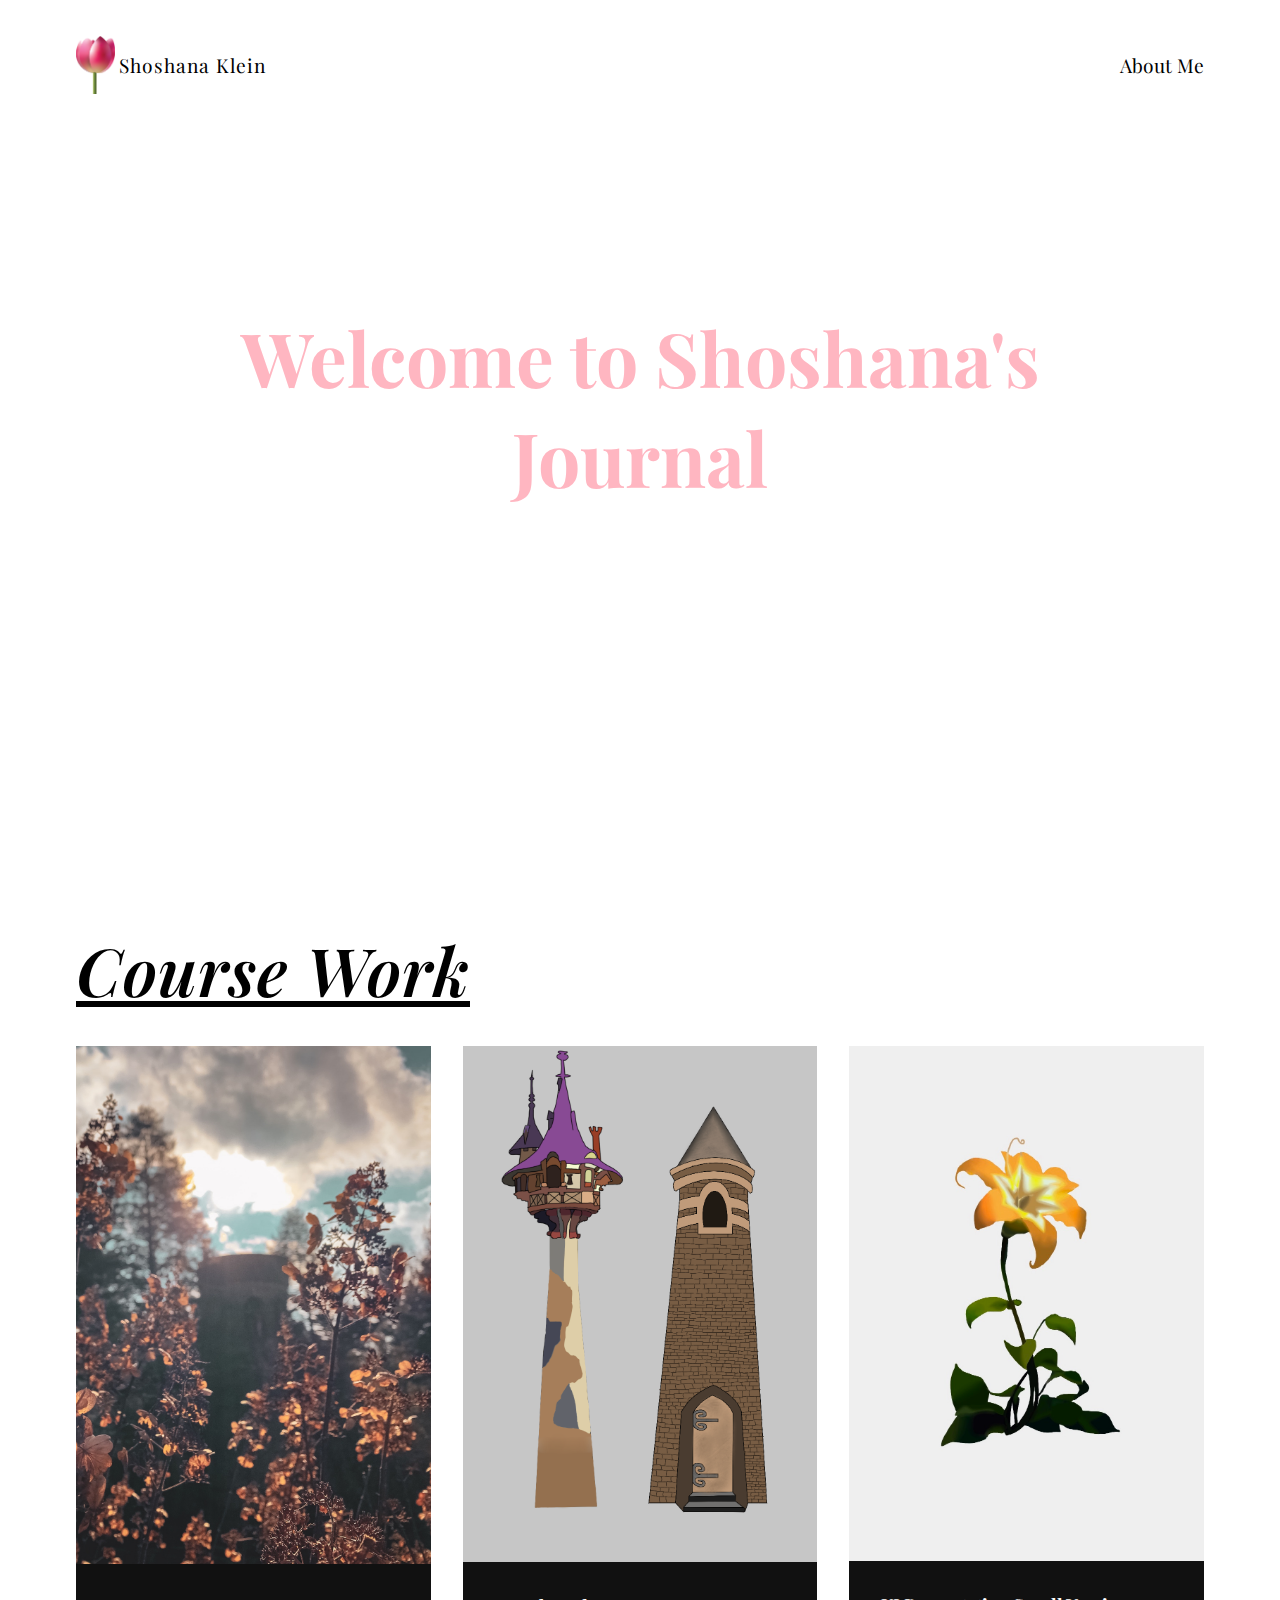
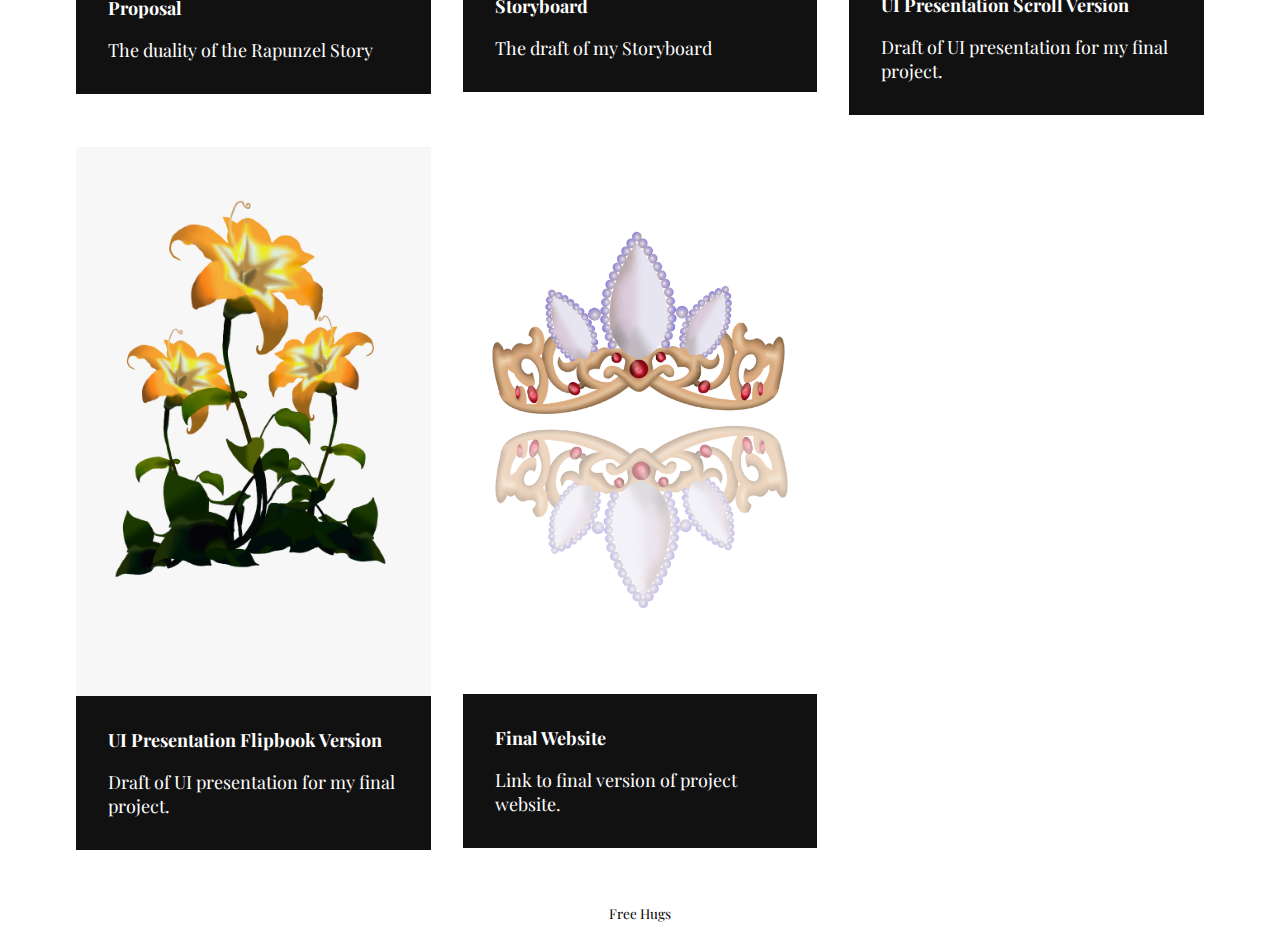
<file: index.html>
<!-- HTML -->

<!DOCTYPE html>
<html>
	<head>
		<!-- scripts -->
		<script src="https://cdnjs.cloudflare.com/ajax/libs/jquery/3.6.0/jquery.min.js" integrity="sha512-894YE6QWD5I59HgZOGReFYm4dnWc1Qt5NtvYSaNcOP+u1T9qYdvdihz0PPSiiqn/+/3e7Jo4EaG7TubfWGUrMQ==" crossorigin="anonymous" referrerpolicy="no-referrer"></script>
		<script src="js/main.js"></script>
		<!-- styles -->
		<link rel="stylesheet" type="text/css" href="css/grid.css">
		<link rel="stylesheet" type="text/css" href="css/reset.css">
		<link rel="stylesheet" type="text/css" href="css/style.css">
		<!-- SEO -->
		<meta name="description" content="This is my web journal.">
		<meta name="author" content="Shoshana Klein">
		<meta name="viewport" content="width=device-width, initial-scale=1.0">
		<!--  Bookmark Icon-->
		<link rel="icon" type="image/png" href="images/icon.png">
	<!-- load google fonts -->
		<link rel="preconnect" href="https://fonts.googleapis.com">
		<link rel="preconnect" href="https://fonts.gstatic.com" crossorigin>
		<link href="https://fonts.googleapis.com/css2?family=Playfair+Display:ital,wght@0,400;0,700;1,400&display=swap" rel="stylesheet">


		<Title>Shoshana Klein : Arts 486 Web Journal</Title>
	</head>

	<body>
		<div id="wrapper">
			<div id="masthead" class="grid">
				<div id="topnav" class="width-12-12 width-12-12-m">
					<ul> <!-- Unordered list -->
						<li>
							<div id="logo">
								<a href="index.html" title="Shoshana Klein">
								<!-- This is where you put a logo/svg, exported from illustrator -->
								<img title="Shoshana Klein" src="images/Rose.png" width="72" height="72" />
	          			<h1>Shoshana Klein</h1>
	        			</a>
      				</div>
						</li>
						<li><a href="about.html">About Me</a></li>
					</ul>
				</div>
			</div>
			<div id="main" class="grid">

		<!--This is the big top box with a quote -->
	      <div id="intro" class="width-12-12-m width-12-12">
	        <div id="intro-holder">
	          <h5>Welcome to Shoshana's Journal</h5>
	        </div>
	      </div>

	    <!-- This is the three boxes, Each section is a box-->
	      <div id="work" class="width-12-12-m width-12-12">
	        <h3>Course Work</h3>
	        <div id="work-holder" class="grid">
	          <div class="width-12-12-m width-4-12 work-item">
	            <a href="Project Brief.html" class="inner" href="portfolio-single.html" title="Project Title">
	              <img title="Rapunzel's Tower" src="images/TowerRapunzel.jpg" />
	              <div class="work-inside">
	                <h2>Proposal</h2>
	                <p>The duality of the Rapunzel Story</p>
	              </div>
	            </a>
	          </div>
	          <div class="width-12-12-m width-4-12 work-item">
	            <a class="inner" href="Storyboard.html" title="Storyboard">
	              <img title="Storyboard" src="images/Towers.png" />
	              <div class="work-inside">
	                <h2>Storyboard</h2>
	                <p>The draft of my Storyboard</p>
	              </div>
	            </a>
	          </div>
	          <div class="width-12-12-m width-4-12 work-item">
	            <a class="inner" href="UI.html" title="UI Presentation">
	              <img title="UI Presentation Version 1" src="images/flower.jpeg" />
	              <div class="work-inside">
	                <h2>UI Presentation Scroll Version</h2>
	                <p>Draft of UI presentation for my final project.</p>
	              </div>
	            </a>
	          </div>

	          <div class="width-12-12-m width-4-12 work-item">
	            <a class="inner" href="UI_Book.html" title="UI Presentation Version 2">
	              <img title="UI Presentation" src="images/flowers.jpeg" />
	              <div class="work-inside">
	                <h2>UI Presentation Flipbook Version</h2>
	                <p>Draft of UI presentation for my final project.</p>
	              </div>
	            </a>
	          </div>

	          <div class="width-12-12-m width-4-12 work-item">
	            <a class="inner" href="https://binghamton-university-design.github.io/final-project-ShoshKlein/" target="blank" title="final-project-ShoshKlein">
	              <img title="Final Project" src="images/crown.png" />
	              <div class="work-inside">
	                <h2>Final Website</h2>
	                <p>Link to final version of project website.</p>
	              </div>
	            </a>
	          </div>

	        <div>
	      </div>
    	</div>
			<div id="footer" class="grid">
	      <div class="width-12-12-m width-12-12">
	        <p>Free Hugs</p>
	      </div>
    </div>
		</div>


	</body>

</html>
</file>
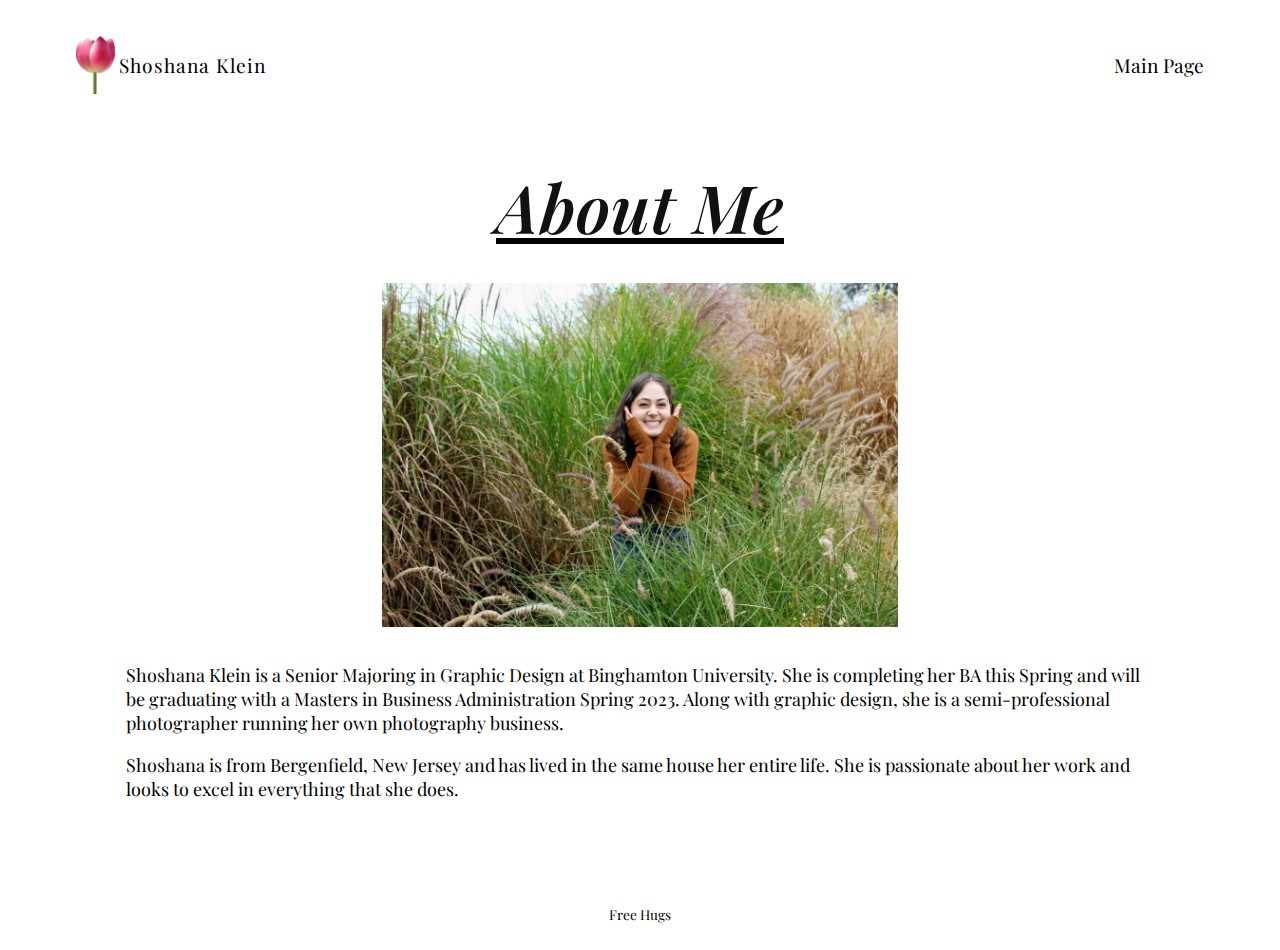
<file: about.html>
<!-- HTML -->

<!DOCTYPE html>
<html>
	<head>
		<!-- scripts -->
		<script src="https://cdnjs.cloudflare.com/ajax/libs/jquery/3.6.0/jquery.min.js" integrity="sha512-894YE6QWD5I59HgZOGReFYm4dnWc1Qt5NtvYSaNcOP+u1T9qYdvdihz0PPSiiqn/+/3e7Jo4EaG7TubfWGUrMQ==" crossorigin="anonymous" referrerpolicy="no-referrer"></script>
		<script src="js/main.js"></script>
		<!-- styles -->
		<link rel="stylesheet" type="text/css" href="css/grid.css">
		<link rel="stylesheet" type="text/css" href="css/reset.css">
		<link rel="stylesheet" type="text/css" href="css/style.css">
		<!-- SEO -->
		<meta name="description" content="This is my web journal.">
		<meta name="author" content="Shoshana Klein">
		<meta name="viewport" content="width=device-width, initial-scale=1.0">
		<!--  Bookmark Icon-->
		<link rel="icon" type="image/png" href="images/icon.png">
	<!-- load google fonts -->
		<link rel="preconnect" href="https://fonts.googleapis.com">
		<link rel="preconnect" href="https://fonts.gstatic.com" crossorigin>
		<link href="https://fonts.googleapis.com/css2?family=Playfair+Display:ital,wght@0,400;0,700;1,400&display=swap" rel="stylesheet">
	<!--	<body style="background-color:lightgrey;"> -->


		<Title>Shoshana Klein : Arts 486 Web Journal - About Me</Title>
	</head>

	<body>
		<div id="wrapper">
			<div id="masthead" class="grid">
				<div id="topnav" class="width-12-12 width-12-12-m">
					<ul> <!-- Unordered list -->
						<li>
							<div id="logo">
								<a href="index.html" title="Shoshana Klein">
								<!-- This is where you put a logo/svg, exported from illustrator -->
									<img title="Shoshana Klein" src="images/Rose.png" width="72" height="72" />

	          			<h1>Shoshana Klein</h1>
	        			</a>
      				</div>
						</li>
						<li><a href="index.html">Main Page</a></li>
					</ul>
				</div>
			</div>
			<div id="main" class="grid">

	      <div id="page" class="width-12-12-m width-12-12">

	        <div id="page-holder" class="grid">

	          <div class="width-12-12-m width-12-12 page-item">
	            <h3 class="middle"><a href="">About Me</a></h3>
	          <div class="photo">
	            <img title="Shoshana Klein" src="images/Shoshana.jpg" width="72" height="72" />
	        </div>
	            <p class="sides">Shoshana Klein is a Senior Majoring in Graphic Design at Binghamton University. She is completing her BA this Spring and will be graduating with a Masters in Business Administration Spring 2023. Along with graphic design, she is a semi-professional photographer running her own photography business.<p>

	           <p class="sides">Shoshana is from Bergenfield, New Jersey and has lived in the same house her entire life. She is passionate about her work and looks to excel in everything that she does. </p>
	          </div>

	        </div>

	      </div>
	      
    	</div>
			<div id="footer" class="grid">
	      <div class="width-12-12-m width-12-12">
	        <p>Free Hugs</p>
	      </div>
    </div>
		</div>
	</body>

</html>
</file>
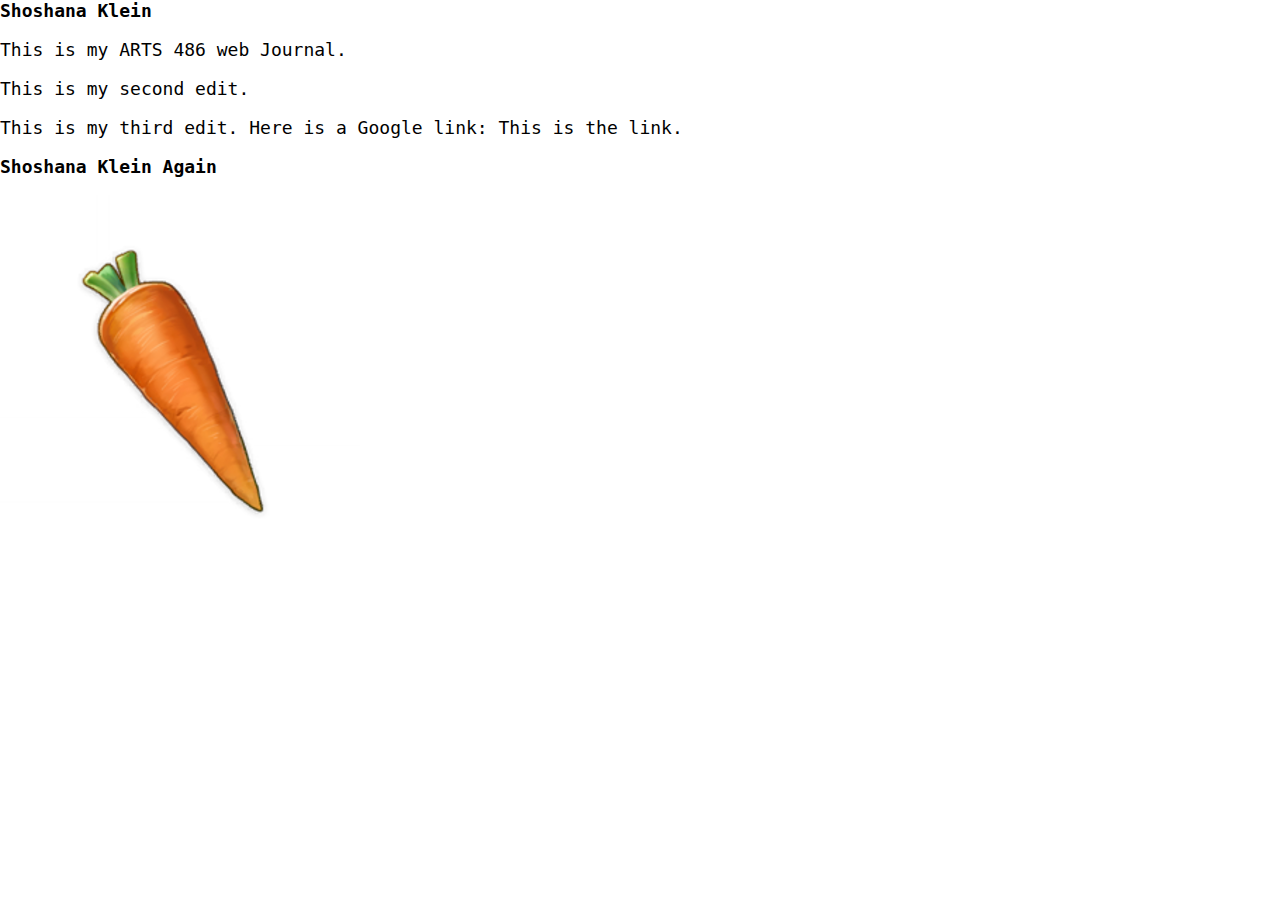
<file: Demo.html>
<!-- HTML -->

<!DOCTYPE html>
<html>
	<head>
		<script src="https://cdnjs.cloudflare.com/ajax/libs/jquery/3.6.0/jquery.min.js" integrity="sha512-894YE6QWD5I59HgZOGReFYm4dnWc1Qt5NtvYSaNcOP+u1T9qYdvdihz0PPSiiqn/+/3e7Jo4EaG7TubfWGUrMQ==" crossorigin="anonymous" referrerpolicy="no-referrer"></script>
		<script src="js/main.js"></script>
		<link rel="stylesheet" type="text/css" href="css/grid.css">
		<link rel="stylesheet" type="text/css" href="css/reset.css">
		<link rel="stylesheet" type="text/css" href="css/style.css">
		<Title>Shoshana Klein : Arts 486 Web Journal</Title>
	</head>

	<body>
		<h1> Shoshana Klein</h1>
		<p>This is my ARTS 486 web Journal.</p>
		<p>This is my second edit.</p>
		<p> This is my third edit. Here is a Google link:<a href="https://google.com" target="blank" title= "google"> This is the link.</a></p>
		<h1 class="alternate">Shoshana Klein Again </h1>
		<p> 
			<img class="veggie" src ="images/carrot.jpg" title="Carrot" /> </p>	
		<!--comment. I am commenting on my web page-->
	</body>

</html>
</file>
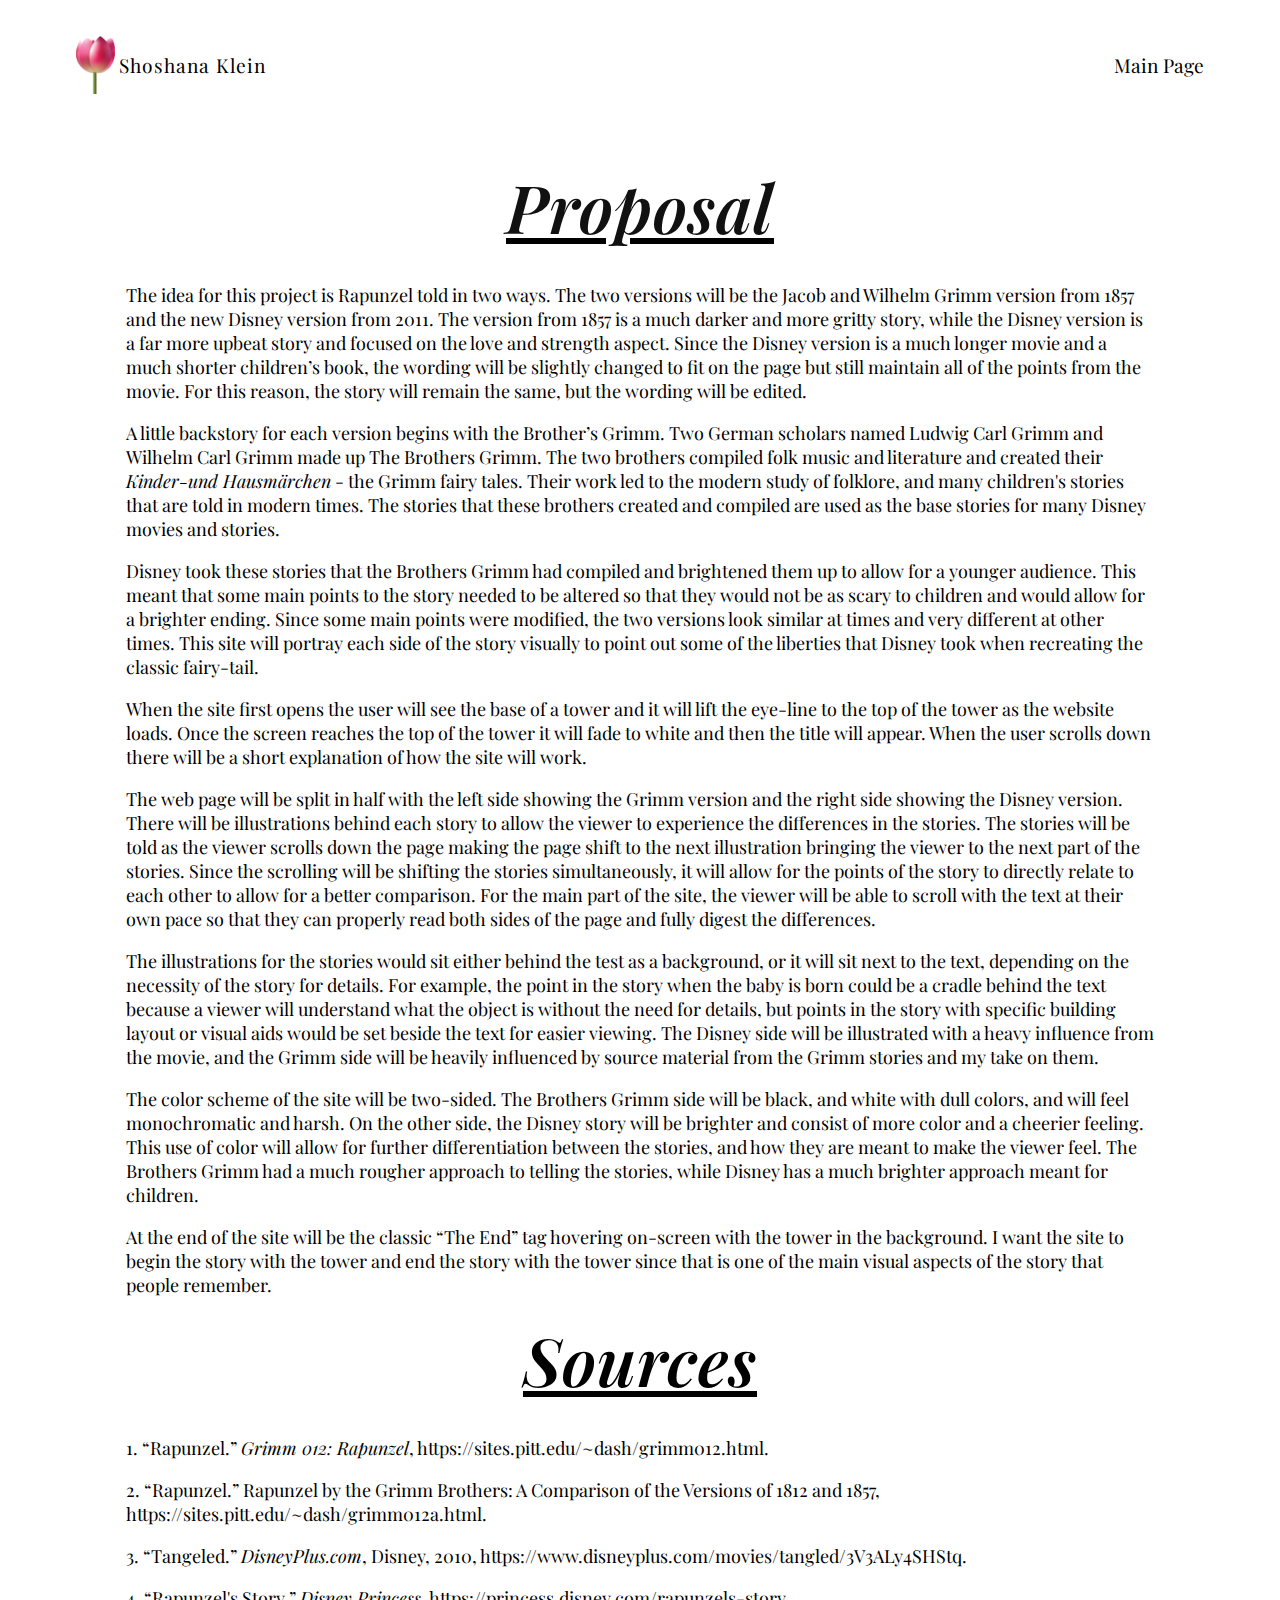
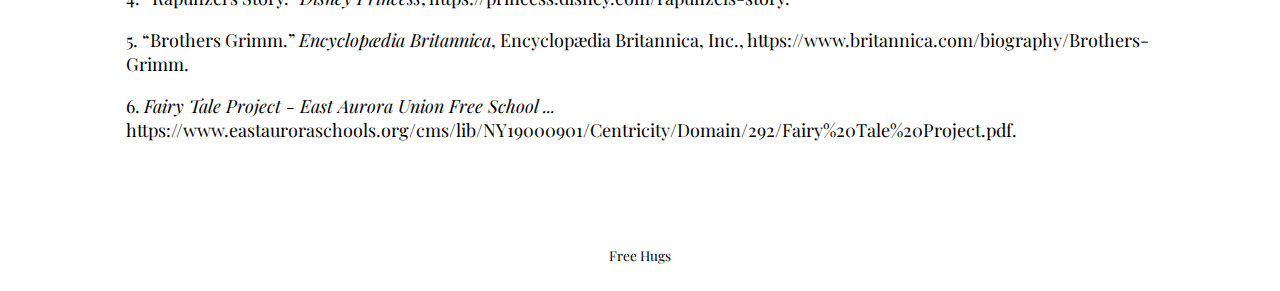
<file: Project Brief.html>
<!-- HTML -->

<!DOCTYPE html>
<html>
	<head>
		<!-- scripts -->
		<script src="https://cdnjs.cloudflare.com/ajax/libs/jquery/3.6.0/jquery.min.js" integrity="sha512-894YE6QWD5I59HgZOGReFYm4dnWc1Qt5NtvYSaNcOP+u1T9qYdvdihz0PPSiiqn/+/3e7Jo4EaG7TubfWGUrMQ==" crossorigin="anonymous" referrerpolicy="no-referrer"></script>
		<script src="js/main.js"></script>
		<!-- styles -->
		<link rel="stylesheet" type="text/css" href="css/grid.css">
		<link rel="stylesheet" type="text/css" href="css/reset.css">
		<link rel="stylesheet" type="text/css" href="css/style.css">
		<!-- SEO -->
		<meta name="description" content="This is my web journal.">
		<meta name="author" content="Shoshana Klein">
		<meta name="viewport" content="width=device-width, initial-scale=1.0">
		<!--  Bookmark Icon-->
		<link rel="icon" type="image/png" href="images/icon.png">
	<!-- load google fonts -->
		<link rel="preconnect" href="https://fonts.googleapis.com">
		<link rel="preconnect" href="https://fonts.gstatic.com" crossorigin>
		<link href="https://fonts.googleapis.com/css2?family=Playfair+Display:ital,wght@0,400;0,700;1,400&display=swap" rel="stylesheet">


		<Title>Shoshana Klein : Arts 486 Web Journal - Proposal</Title>
	</head>

	<body>
		<div id="wrapper">
			<div id="masthead" class="grid">
				<div id="topnav" class="width-12-12 width-12-12-m">
					<ul> <!-- Unordered list -->
						<li>
							<div id="logo">
								<a href="index.html" title="Shoshana Klein">
								<!-- This is where you put a logo/svg, exported from illustrator -->
									<img title="Shoshana Klein" src="images/Rose.png" width="72" height="72" />

	          			<h1>Shoshana Klein</h1>
	        			</a>
      				</div>
						</li>
						<li><a href="index.html">Main Page</a></li>
					</ul>
				</div>
			</div>
			<div id="main" class="grid">

	      <div id="page" class="width-12-12-m width-12-12">

	        <div id="page-holder" class="grid">

	          <div class="width-12-12-m width-12-12 page-item">
	            <h3 class="middle"><a href="">Proposal</a></h3>
	            <p class="sides">The idea for this project is Rapunzel told in two ways. The two versions will be the Jacob and Wilhelm Grimm version from 1857 and the new Disney version from 2011. The version from 1857 is a much darker and more gritty story, while the Disney version is a far more upbeat story and focused on the love and strength aspect. Since the Disney version is a much longer movie and a much shorter children’s book, the wording will be slightly changed to fit on the page but still maintain all of the points from the movie. For this reason, the story will remain the same, but the wording will be edited.<p>

	           <p class="sides">A little backstory for each version begins with the Brother’s Grimm. Two German scholars named Ludwig Carl Grimm and Wilhelm Carl Grimm made up The Brothers Grimm. The two brothers compiled folk music and literature and created their <i>Kinder-und Hausmärchen</i> - the Grimm fairy tales. Their work led to the modern study of folklore, and many children's stories that are told in modern times. The stories that these brothers created and compiled are used as the base stories for many Disney movies and stories.</p>

	           <p class="sides">Disney took these stories that the Brothers Grimm had compiled and brightened them up to allow for a younger audience. This meant that some main points to the story needed to be altered so that they would not be as scary to children and would allow for a brighter ending. Since some main points were modified, the two versions look similar at times and very different at other times. This site will portray each side of the story visually to point out some of the liberties that Disney took when recreating the classic fairy-tail.</p>

	           <p class="sides">When the site first opens the user will see the base of a tower and it will lift the eye-line to the top of the tower as the website loads. Once the screen reaches the top of the tower it will fade to white and then the title will appear. When the user scrolls down there will be a short explanation of how the site will work. </p>


	           <p class="sides">The web page will be split in half with the left side showing the Grimm version and the right side showing the Disney version. There will be illustrations behind each story to allow the viewer to experience the differences in the stories. The stories will be told as the viewer scrolls down the page making the page shift to the next illustration bringing the viewer to the next part of the stories. Since the scrolling will be shifting the stories simultaneously, it will allow for the points of the story to directly relate to each other to allow for a better comparison. For the main part of the site, the viewer will be able to scroll with the text at their own pace so that they can properly read both sides of the page and fully digest the differences.</p>

	           <p class="sides"> The illustrations for the stories would sit either behind the test as a background, or it will sit next to the text, depending on the necessity of the story for details. For example, the point in the story when the baby is born could be a cradle behind the text because a viewer will understand what the object is without the need for details, but points in the story with specific building layout or visual aids would be set beside the text for easier viewing. The Disney side will be illustrated with a heavy influence from the movie, and the Grimm side will be heavily influenced by source material from the Grimm stories and my take on them.</p>

	           <p class="sides"> The color scheme of the site will be two-sided. The Brothers Grimm side will be black, and white with dull colors, and will feel monochromatic and harsh. On the other side, the Disney story will be brighter and consist of more color and a cheerier feeling. This use of color will allow for further differentiation between the stories, and how they are meant to make the viewer feel. The Brothers Grimm had a much rougher approach to telling the stories, while Disney has a much brighter approach meant for children.</p>

	           <p class="sides"> At the end of the site will be the classic “The End” tag hovering on-screen with the tower in the background. I want the site to begin the story with the tower and end the story with the tower since that is one of the main visual aspects of the story that people remember.</p>

	           <p class="sides">  </p>

	           <h3 class="middle" href="">Sources</h3>
	           <p class="sides"> 1. “Rapunzel.” <i>Grimm 012: Rapunzel</i>, https://sites.pitt.edu/~dash/grimm012.html.</p>

				<p class="sides"> 2. “Rapunzel.” Rapunzel by the Grimm Brothers: A Comparison of the Versions of 1812 and 1857, https://sites.pitt.edu/~dash/grimm012a.html. </p>

				<p class="sides"> 3. “Tangeled.” <i>DisneyPlus.com</i>, Disney, 2010, https://www.disneyplus.com/movies/tangled/3V3ALy4SHStq. </p>

				<p class="sides">4. “Rapunzel's Story.” <i>Disney Princess</i>, https://princess.disney.com/rapunzels-story. </p>

				<p class="sides"> 5. “Brothers Grimm.” <i>Encyclopædia Britannica</i>, Encyclopædia Britannica, Inc., https://www.britannica.com/biography/Brothers-Grimm. </p>
				
				<p class="sides"> 6. <i>Fairy Tale Project - East Aurora Union Free School ...</i> https://www.eastauroraschools.org/cms/lib/NY19000901/Centricity/Domain/292/Fairy%20Tale%20Project.pdf. </p>

	          </div>

	        </div>

	      </div>
	      
    	</div>
			<div id="footer" class="grid">
	      <div class="width-12-12-m width-12-12">
	        <p>Free Hugs</p>
	      </div>
    </div>
		</div>
	</body>

</html>
</file>
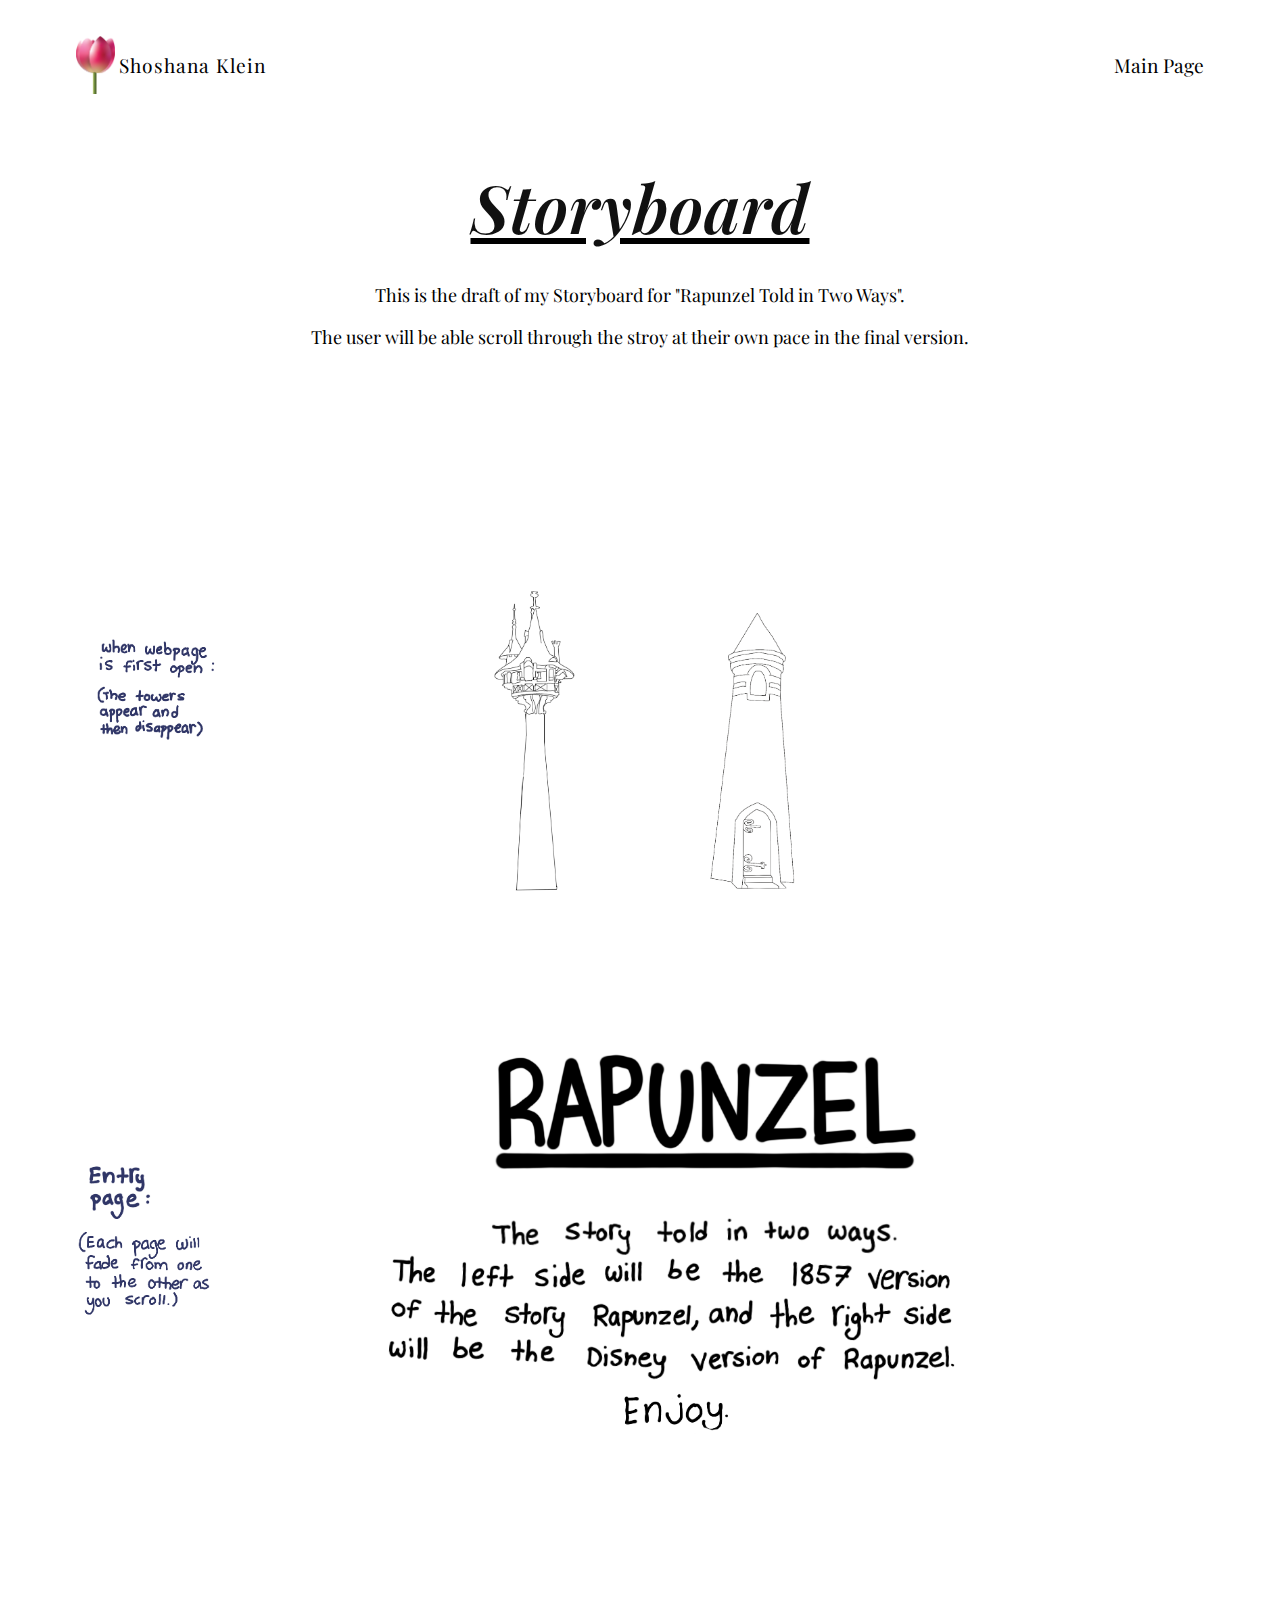
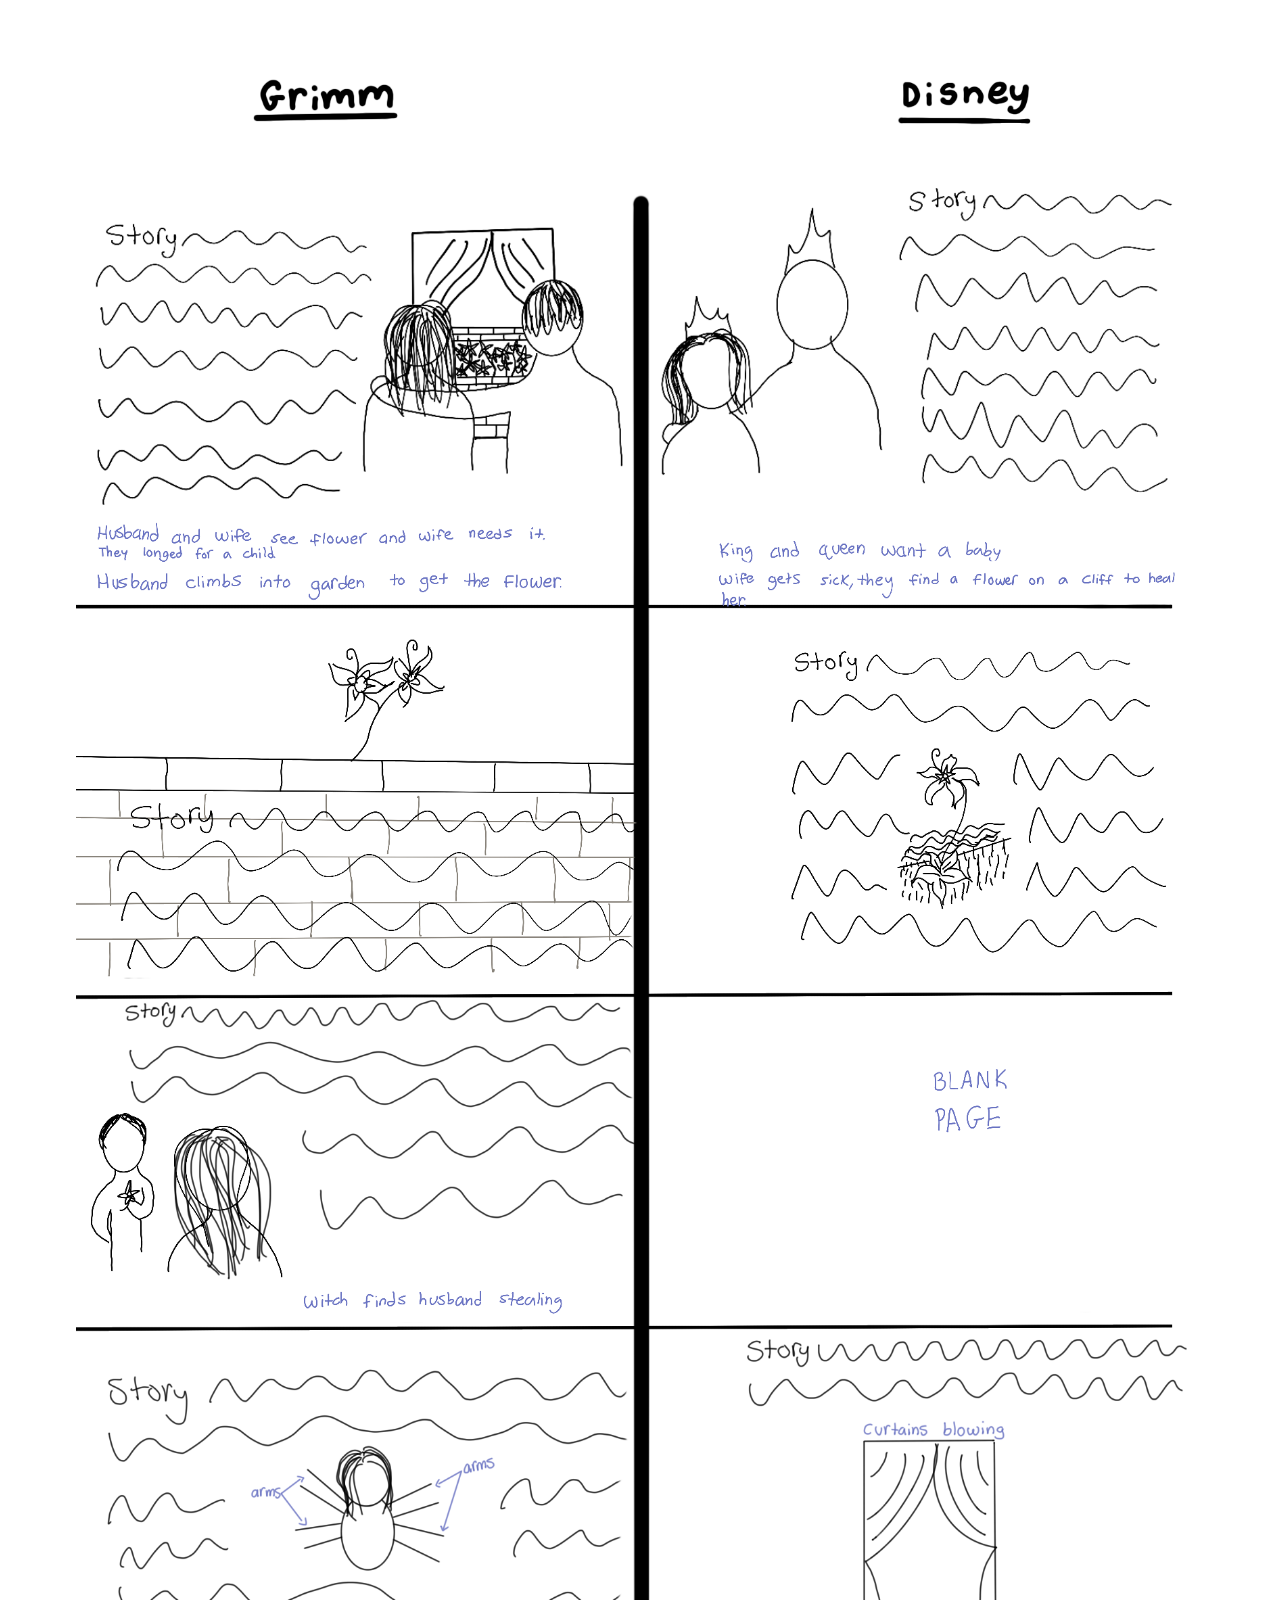
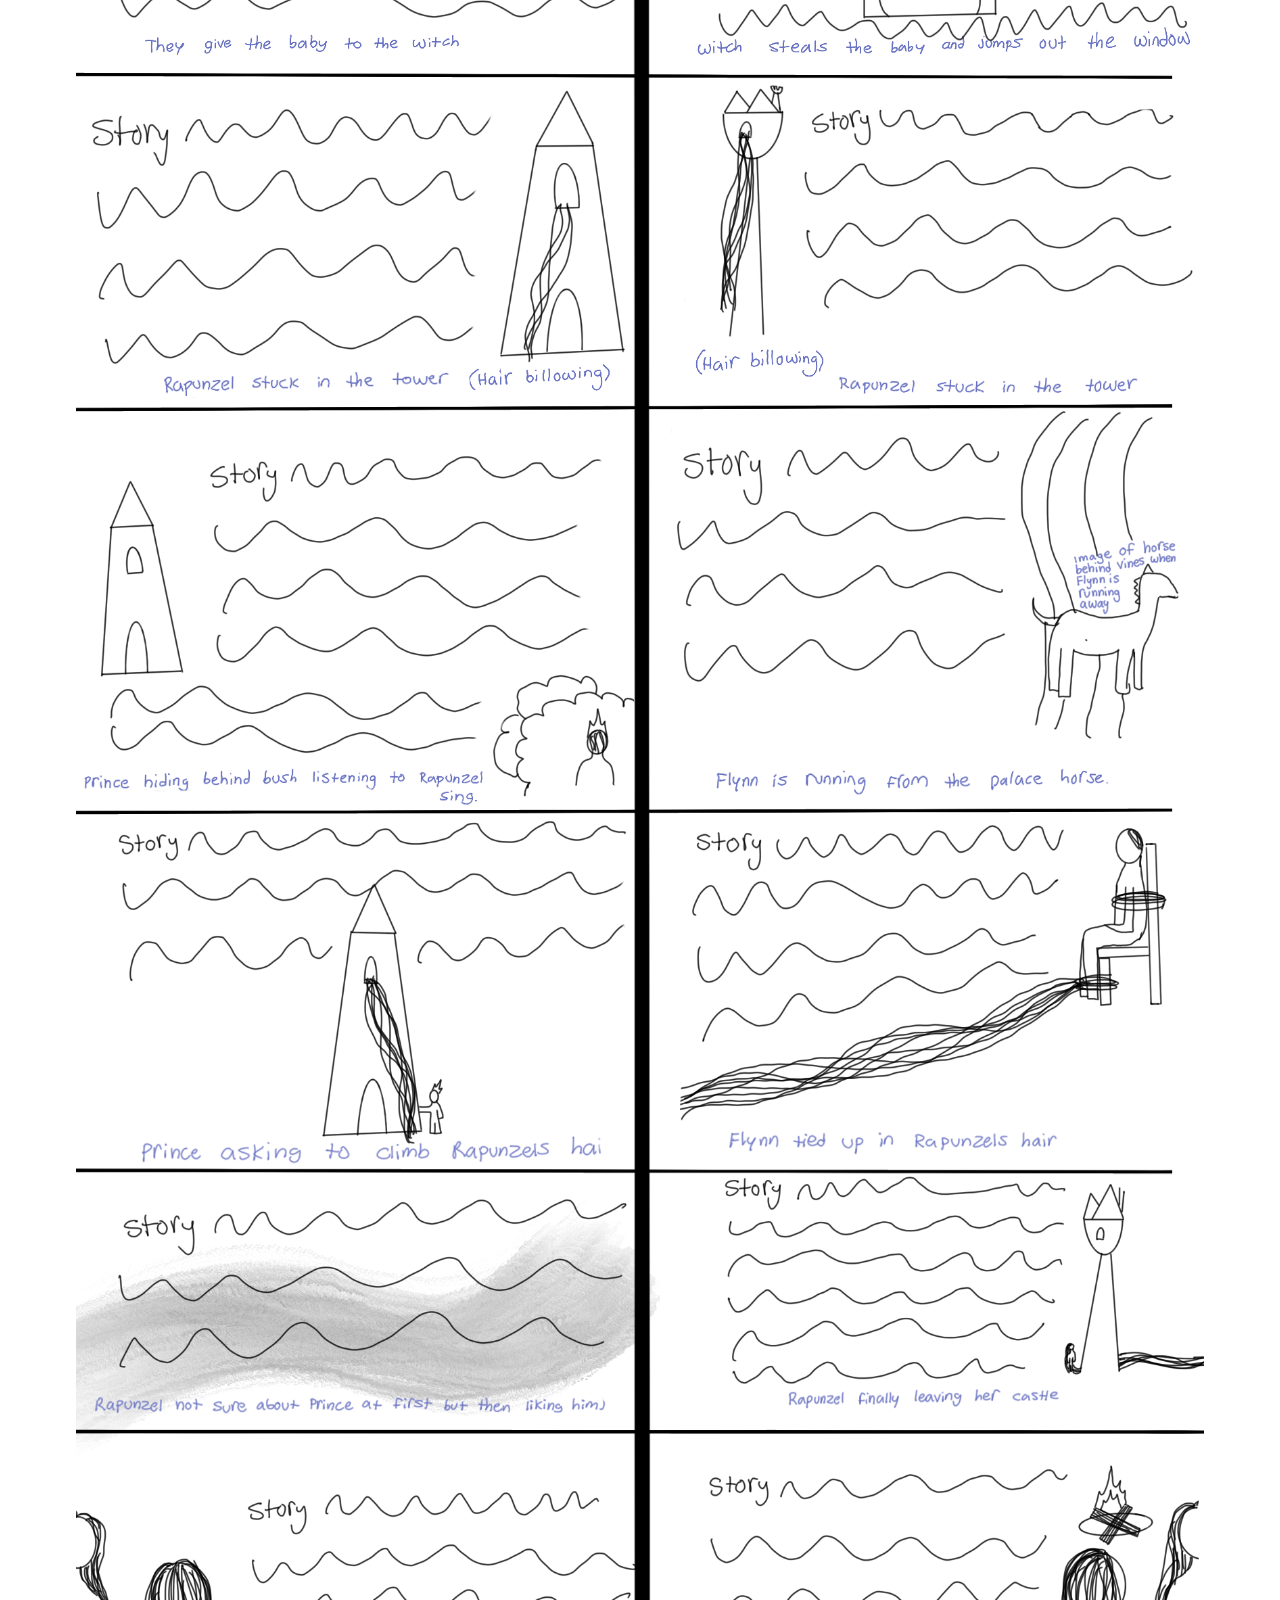
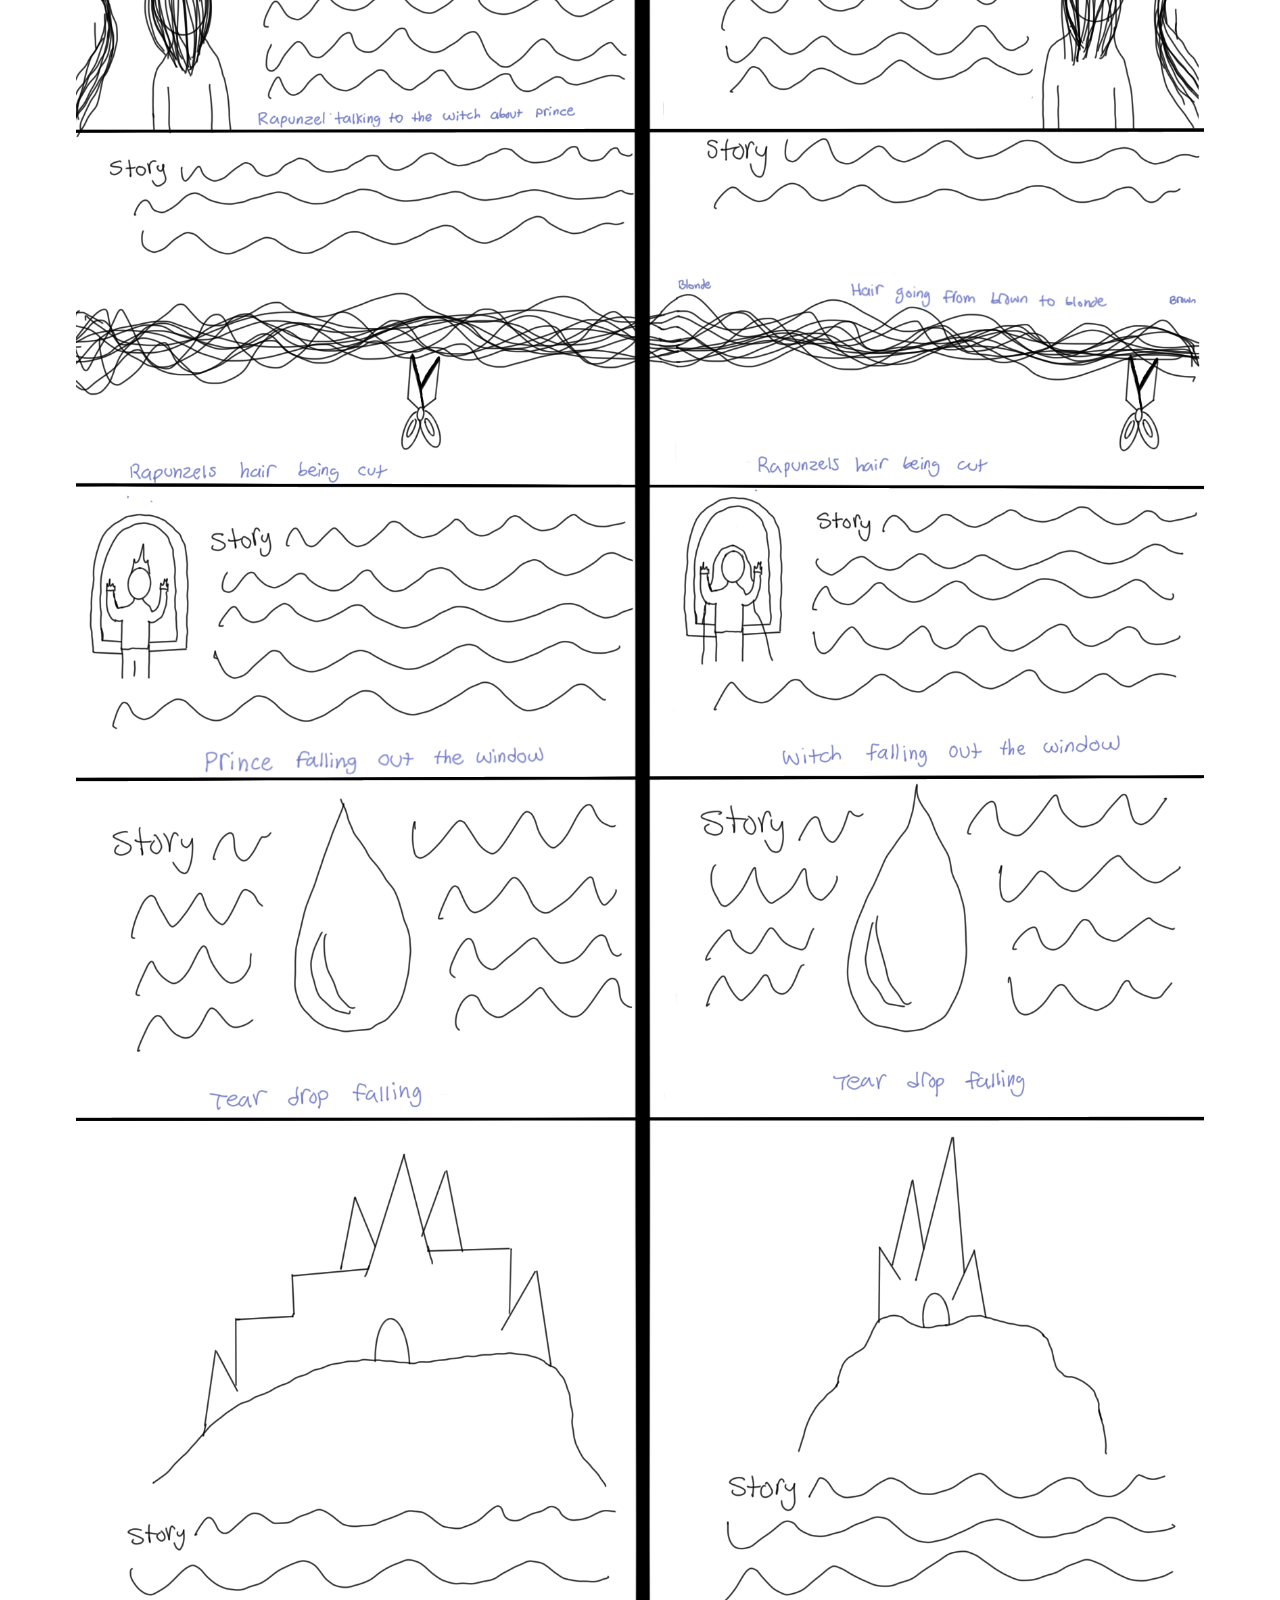
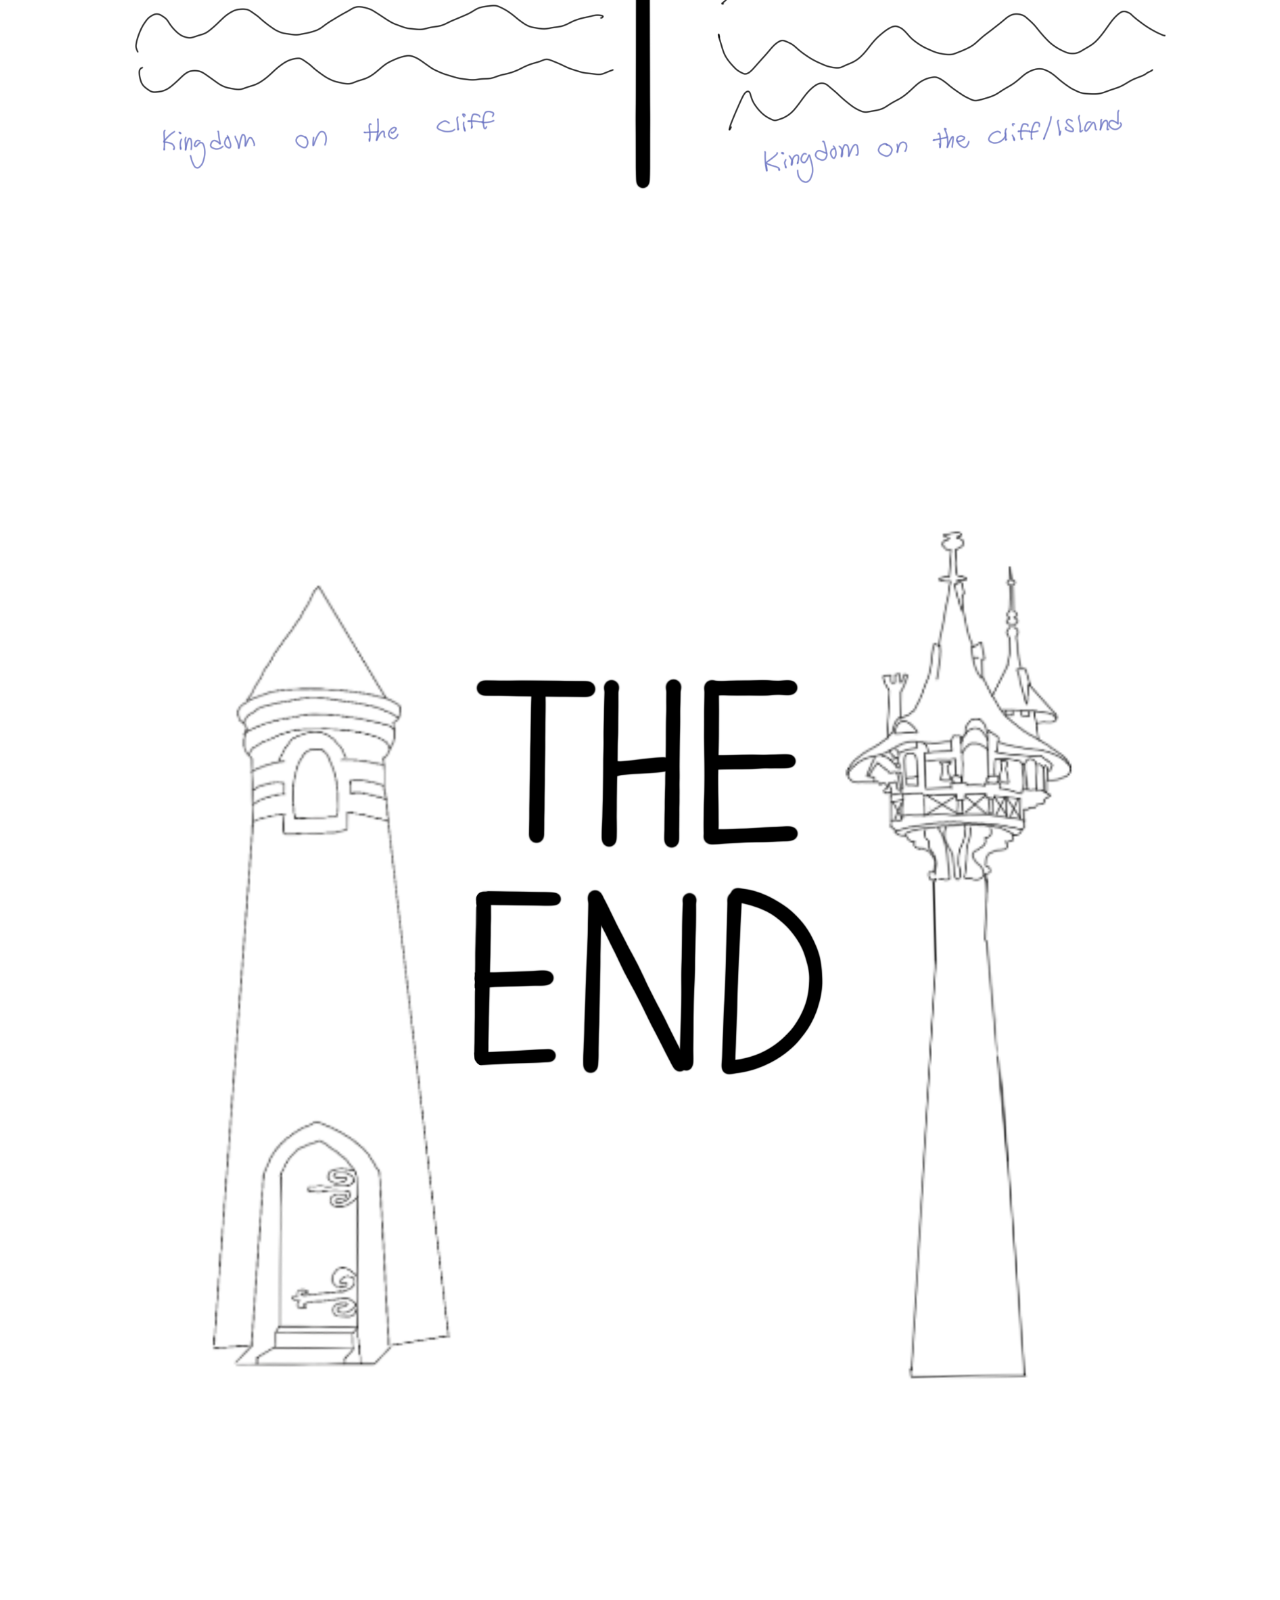
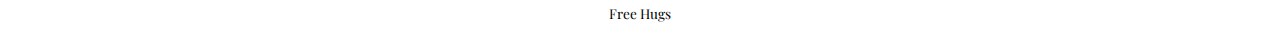
<file: Storyboard.html>
<!-- HTML -->

<!DOCTYPE html>
<html>
	<head>
		<!-- scripts -->
		<script src="https://cdnjs.cloudflare.com/ajax/libs/jquery/3.6.0/jquery.min.js" integrity="sha512-894YE6QWD5I59HgZOGReFYm4dnWc1Qt5NtvYSaNcOP+u1T9qYdvdihz0PPSiiqn/+/3e7Jo4EaG7TubfWGUrMQ==" crossorigin="anonymous" referrerpolicy="no-referrer"></script>
		<script src="js/main.js"></script>
		<!-- styles -->
		<link rel="stylesheet" type="text/css" href="css/grid.css">
		<link rel="stylesheet" type="text/css" href="css/reset.css">
		<link rel="stylesheet" type="text/css" href="css/style.css">
		<!-- SEO -->
		<meta name="description" content="This is my web journal.">
		<meta name="author" content="Shoshana Klein">
		<meta name="viewport" content="width=device-width, initial-scale=1.0">
		<!--  Bookmark Icon-->
		<link rel="icon" type="image/png" href="images/icon.png">
	<!-- load google fonts -->
		<link rel="preconnect" href="https://fonts.googleapis.com">
		<link rel="preconnect" href="https://fonts.gstatic.com" crossorigin>
		<link href="https://fonts.googleapis.com/css2?family=Playfair+Display:ital,wght@0,400;0,700;1,400&display=swap" rel="stylesheet">
	<!--	<body style="background-color:lightgrey;"> -->


		<Title>Shoshana Klein : Arts 486 Web Journal - Storyboard</Title>
	</head>

	<body>
		<div id="wrapper">
			<div id="masthead" class="grid">
				<div id="topnav" class="width-12-12 width-12-12-m">
					<ul> <!-- Unordered list -->
						<li>
							<div id="logo">
								<a href="index.html" title="Shoshana Klein">
								<!-- This is where you put a logo/svg, exported from illustrator -->
									<img title="Shoshana Klein" src="images/Rose.png" width="72" height="72" />

	          			<h1>Shoshana Klein</h1>
	        			</a>
      				</div>
						</li>
						<li><a href="index.html">Main Page</a></li>
					</ul>
				</div>
			</div>
			<div id="main" class="grid">

	      <div id="page" class="width-12-12-m width-12-12">

	        <div id="page-holder" class="grid">

	          <div class="width-12-12-m width-12-12 page-item">
	            <h3 class="middle"><a href="">Storyboard</a></h3>
	            <p class="middle" class="sides">This is the draft of my Storyboard for "Rapunzel Told in Two Ways".</p>
	            <p class="sub" class="sides">The user will be able scroll through the stroy at their own pace in the final version.</p>
	        <div>
	            <img title="Shoshana Klein" src="images/Storyboard.png" width="72" height="72" />
	        </div>
	          </div>

	        </div>

	      </div>
	      
    	</div>
			<div id="footer" class="grid">
	      <div class="width-12-12-m width-12-12">
	        <p>Free Hugs</p>
	      </div>
    </div>
		</div>
	</body>

</html>
</file>
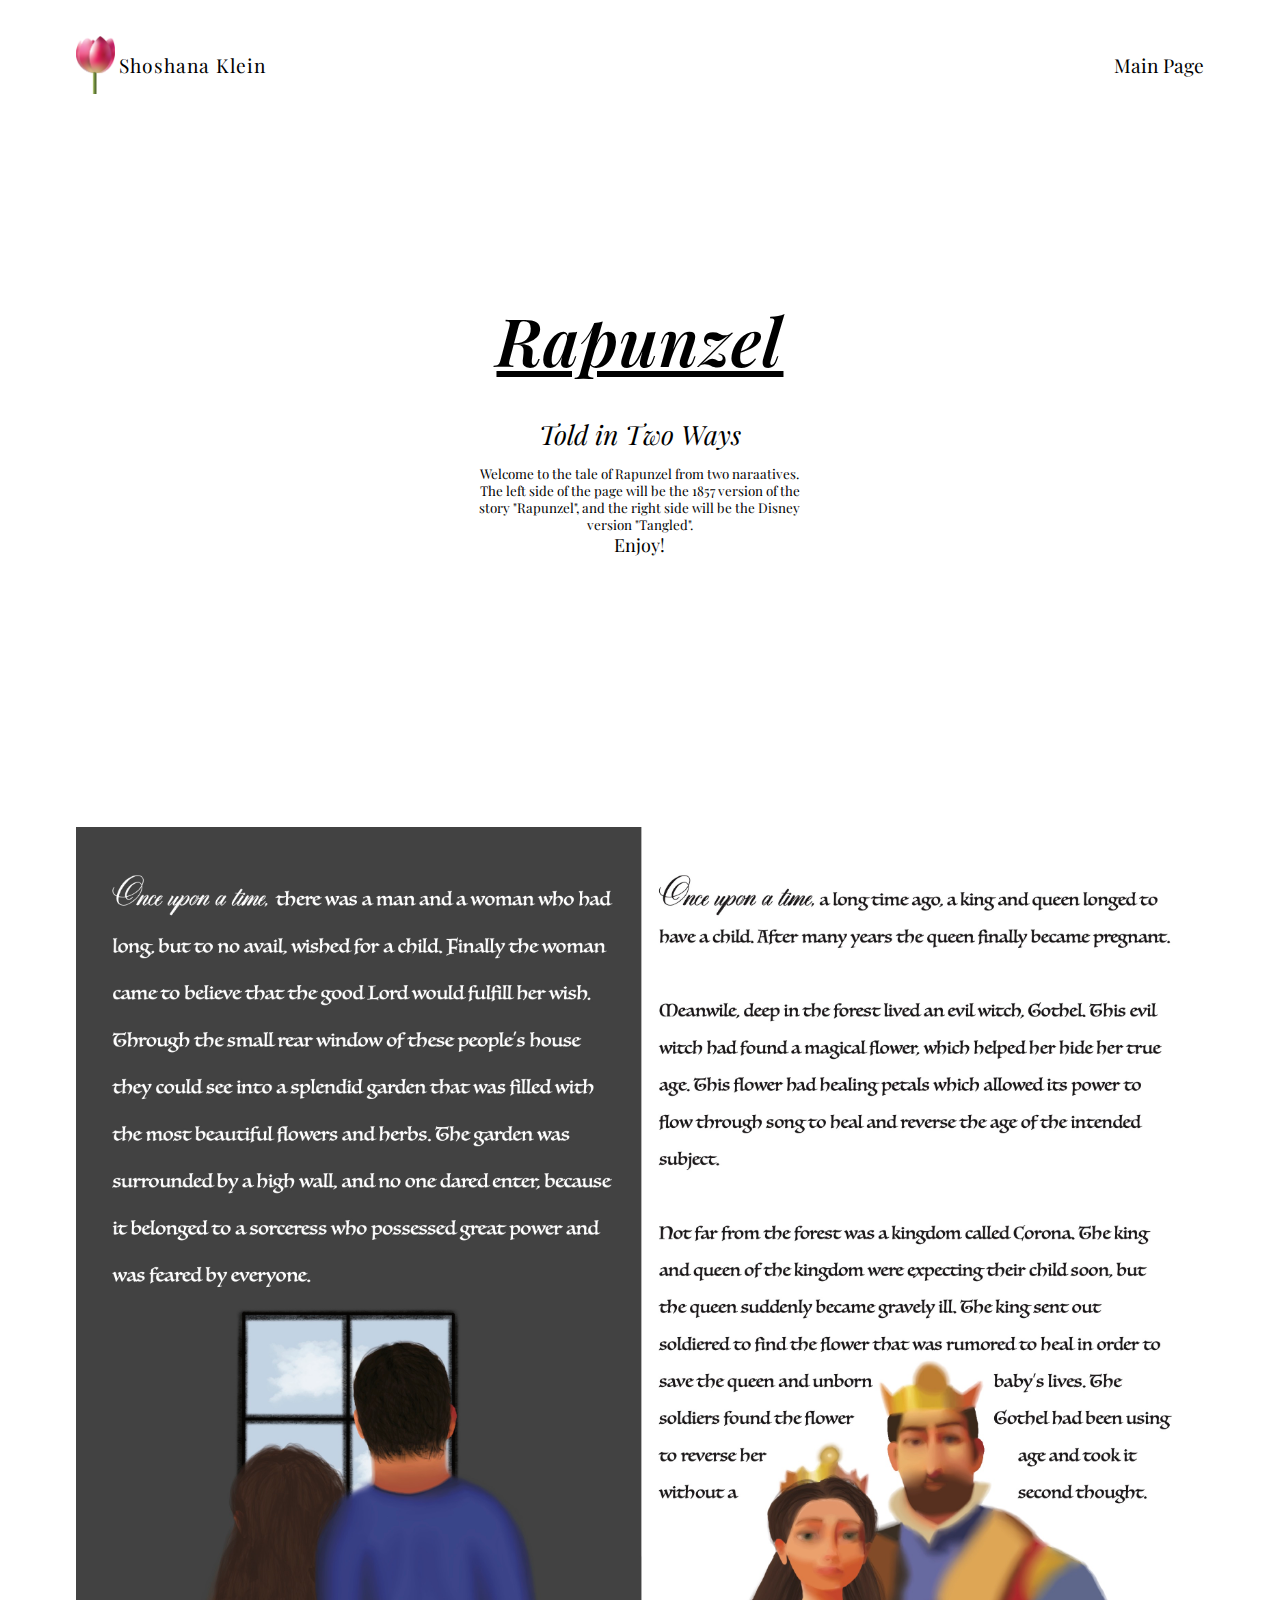
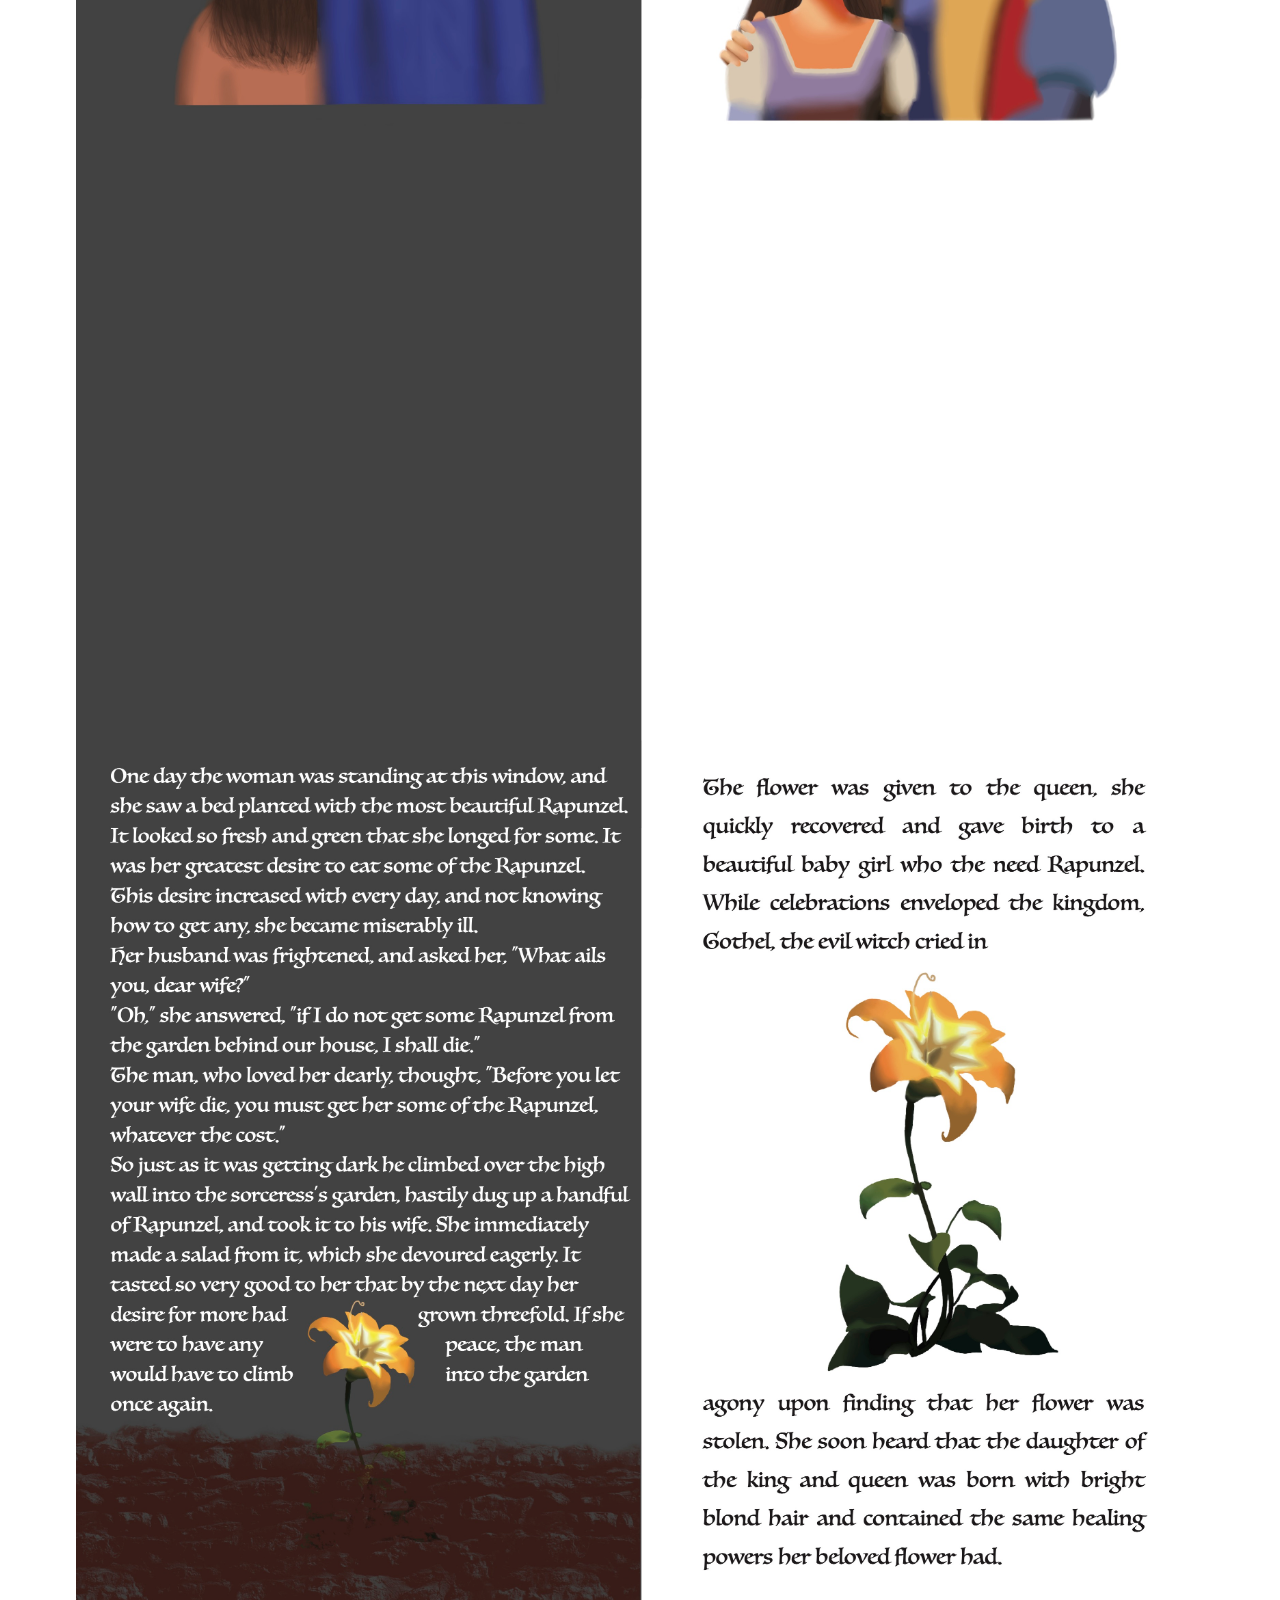
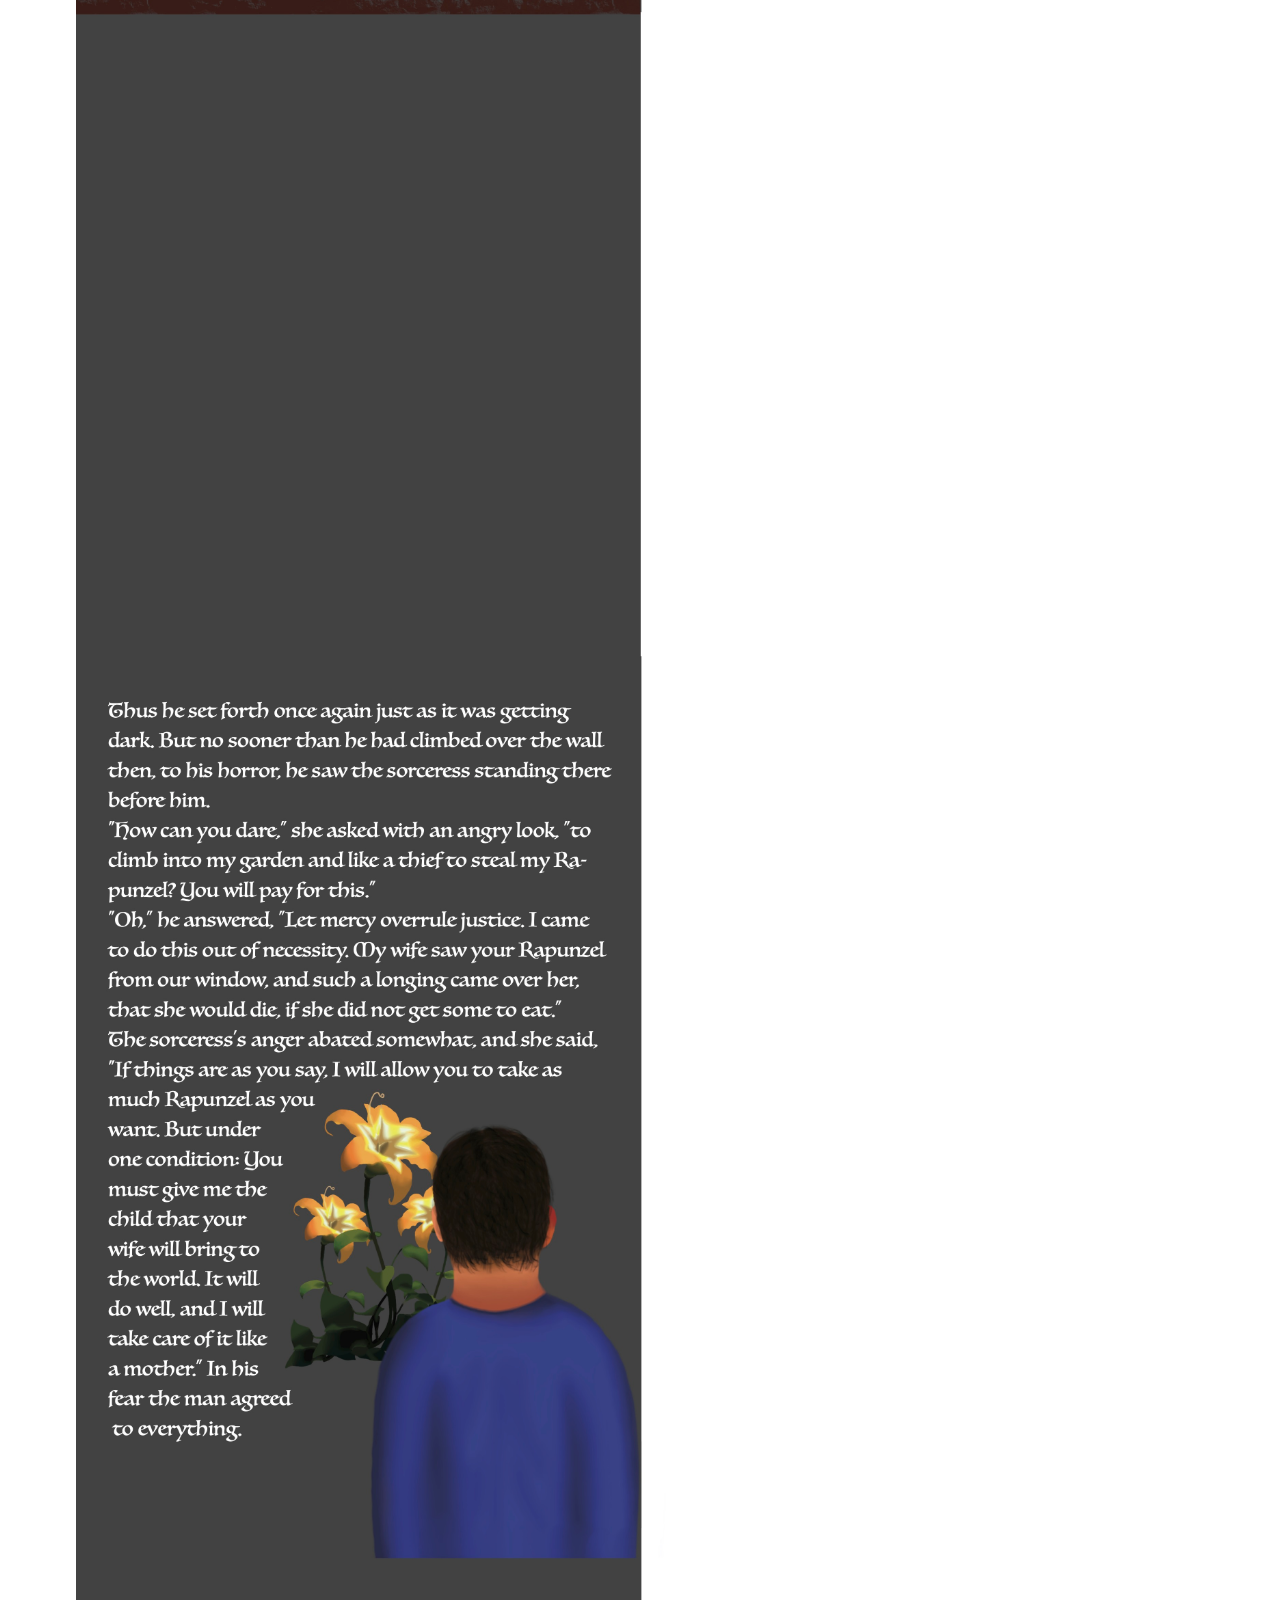
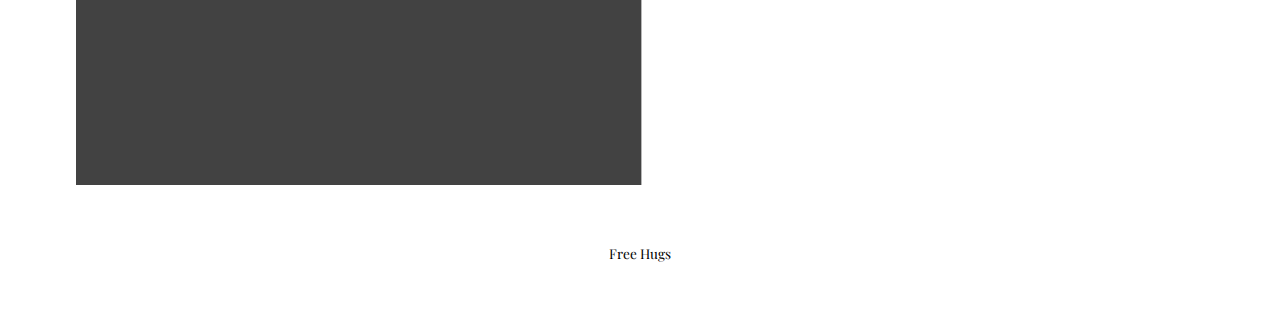
<file: UI.html>
<!-- HTML -->

<!DOCTYPE html>
<html>
	<head>
		<!-- scripts -->
		<script src="https://cdnjs.cloudflare.com/ajax/libs/jquery/3.6.0/jquery.min.js" integrity="sha512-894YE6QWD5I59HgZOGReFYm4dnWc1Qt5NtvYSaNcOP+u1T9qYdvdihz0PPSiiqn/+/3e7Jo4EaG7TubfWGUrMQ==" crossorigin="anonymous" referrerpolicy="no-referrer"></script>
		<script src="js/main.js"></script>
		<!-- styles -->
		<link rel="stylesheet" type="text/css" href="css/grid.css">
		<link rel="stylesheet" type="text/css" href="css/reset.css">
		<link rel="stylesheet" type="text/css" href="css/style.css">
		<!-- SEO -->
		<meta name="description" content="This is my web journal.">
		<meta name="author" content="Shoshana Klein">
		<meta name="viewport" content="width=device-width, initial-scale=1.0">
		<!--  Bookmark Icon-->
		<link rel="icon" type="image/png" href="images/icon.png">
	<!-- load google fonts -->
		<link rel="preconnect" href="https://fonts.googleapis.com">
		<link rel="preconnect" href="https://fonts.gstatic.com" crossorigin>
		<link href="https://fonts.googleapis.com/css2?family=Playfair+Display:ital,wght@0,400;0,700;1,400&display=swap" rel="stylesheet">
	<!--	<body style="background-color:lightgrey;"> -->


		<Title>Shoshana Klein : Arts 486 Web Journal - UI Presentation</Title>
	</head>

	<body>
		<div id="wrapper">
			<div id="masthead" class="grid">
				<div id="topnav" class="width-12-12 width-12-12-m">
					<ul> <!-- Unordered list -->
						<li>
							<div id="logo">
								<a href="index.html" title="Shoshana Klein">
								<!-- This is where you put a logo/svg, exported from illustrator -->
									<img title="Shoshana Klein" src="images/Rose.png" width="72" height="72" />

	          			<h1>Shoshana Klein</h1>
	        			</a>
      				</div>
						</li>
						<li><a href="index.html">Main Page</a></li>
					</ul>
				</div>
			</div>
			<div id="main" class="grid">

	      <div id="page" class="width-12-12-m width-12-12">

	        <div id="page-holder" class="grid">

	        <!--This is where i'm sticking the code from the website-->
		<Title>Rapunzel Told in Two Ways</Title>

					<div class="width-12-12-m width-12-12">
					<div id="title"> 
						<h3> Rapunzel</h3>
						<h4> Told in Two Ways </h4>
					
						<h6 class="small"> Welcome to the tale of Rapunzel from two naraatives. The left side of the page will be the 1857 version of the story "Rapunzel", and the right side will be the Disney version "Tangled".</h6>
						<p class="middle">Enjoy!</p>
						<p class="space">  </p>
					</div>

				<div>
				<div id="ima">
	            	<img title="Pages" src="images/pages.jpg"/>
				</div>


				</div>


			<div id="footer" class="grid">
	      <div class="width-12-12-m width-12-12">
	        <p>Free Hugs</p>
	      </div>
    </div>
	</body>

</html>
</file>
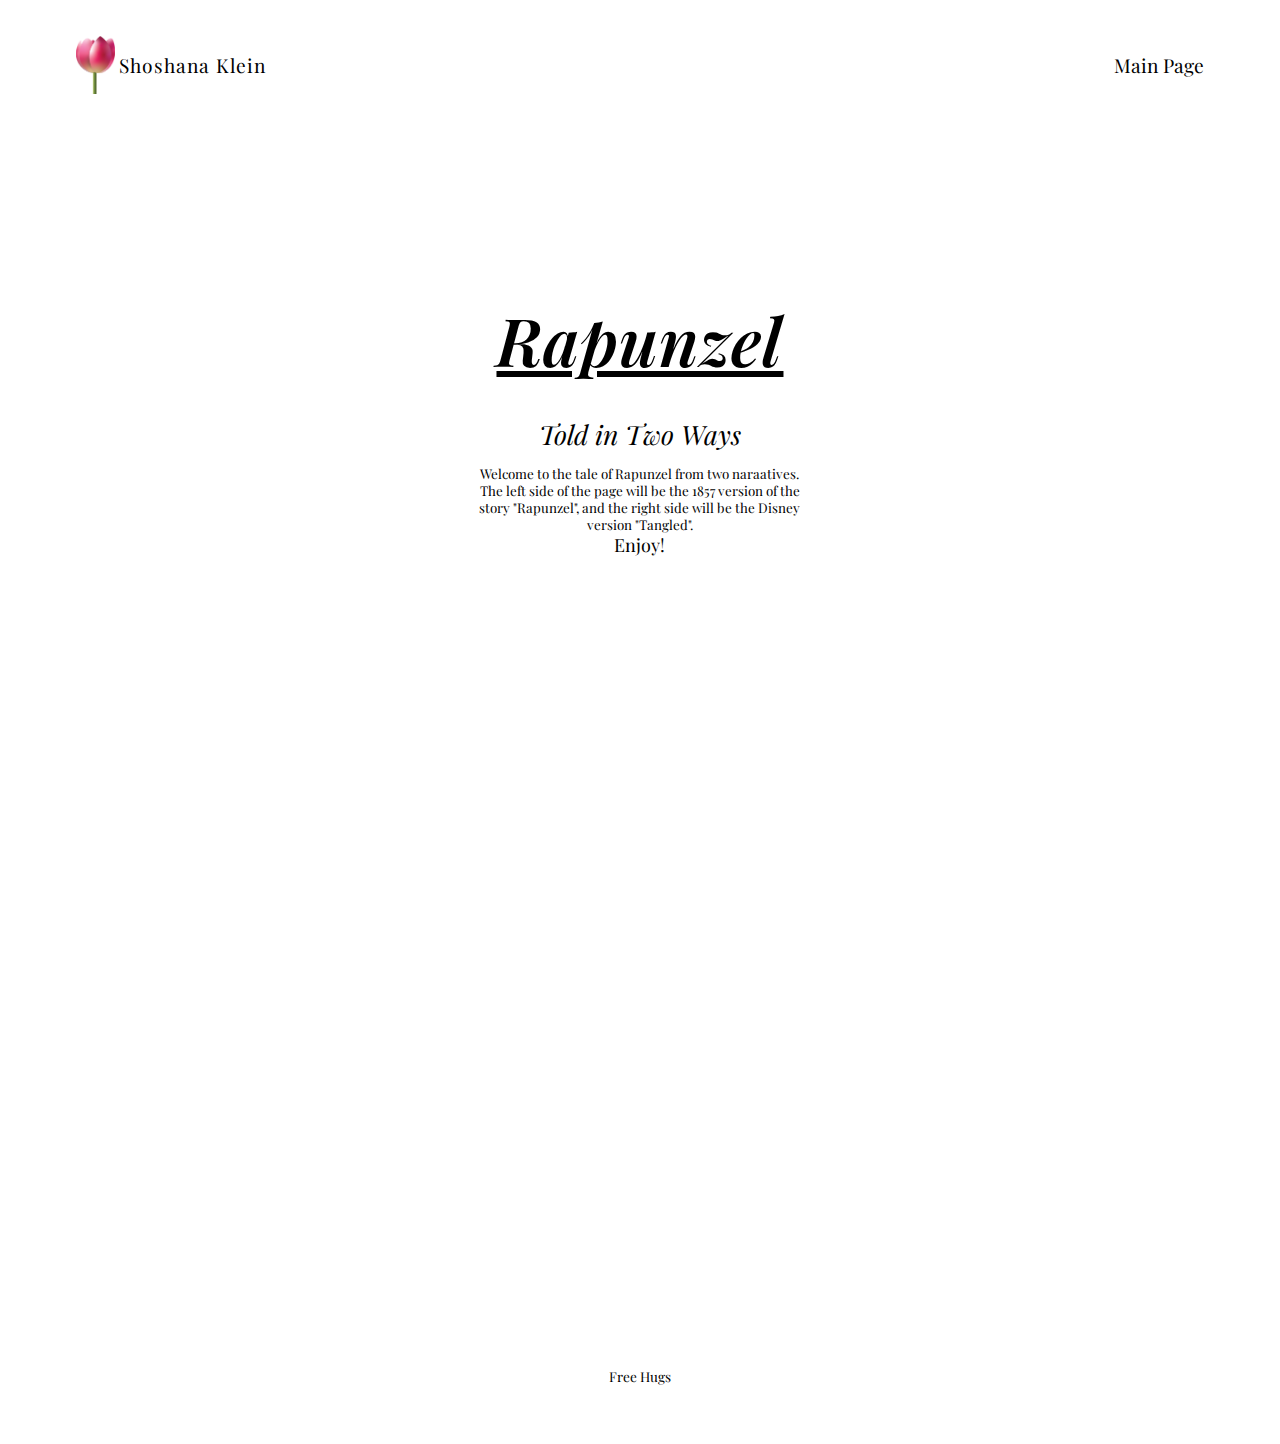
<file: UI_Book.html>
<!-- HTML -->

<!DOCTYPE html>
<html>
	<head>
		<!-- scripts -->
		<script src="https://cdnjs.cloudflare.com/ajax/libs/jquery/3.6.0/jquery.min.js" integrity="sha512-894YE6QWD5I59HgZOGReFYm4dnWc1Qt5NtvYSaNcOP+u1T9qYdvdihz0PPSiiqn/+/3e7Jo4EaG7TubfWGUrMQ==" crossorigin="anonymous" referrerpolicy="no-referrer"></script>
		<script src="js/main.js"></script>
		<!-- styles -->
		<link rel="stylesheet" type="text/css" href="css/grid.css">
		<link rel="stylesheet" type="text/css" href="css/reset.css">
		<link rel="stylesheet" type="text/css" href="css/style.css">
		<!-- SEO -->
		<meta name="description" content="This is my web journal.">
		<meta name="author" content="Shoshana Klein">
		<meta name="viewport" content="width=device-width, initial-scale=1.0">
		<!--  Bookmark Icon-->
		<link rel="icon" type="image/png" href="images/icon.png">
	<!-- load google fonts -->
		<link rel="preconnect" href="https://fonts.googleapis.com">
		<link rel="preconnect" href="https://fonts.gstatic.com" crossorigin>
		<link href="https://fonts.googleapis.com/css2?family=Playfair+Display:ital,wght@0,400;0,700;1,400&display=swap" rel="stylesheet">
	<!--	<body style="background-color:lightgrey;"> -->


		<Title>Shoshana Klein : Arts 486 Web Journal - UI Presentation</Title>
	</head>

	<body>
		<div id="wrapper">
			<div id="masthead" class="grid">
				<div id="topnav" class="width-12-12 width-12-12-m">
					<ul> <!-- Unordered list -->
						<li>
							<div id="logo">
								<a href="index.html" title="Shoshana Klein">
								<!-- This is where you put a logo/svg, exported from illustrator -->
									<img title="Shoshana Klein" src="images/Rose.png" width="72" height="72" />

	          			<h1>Shoshana Klein</h1>
	        			</a>
      				</div>
						</li>
						<li><a href="index.html">Main Page</a></li>
					</ul>
				</div>
			</div>
			<div id="main" class="grid">

	      <div id="page" class="width-12-12-m width-12-12">

	        <div id="page-holder" class="grid">

	        <!--This is where i'm sticking the code from the website-->
		<Title>Rapunzel Told in Two Ways</Title>

					<div class="width-12-12-m width-12-12">
					<div id="title"> 
						<h3> Rapunzel</h3>
						<h4> Told in Two Ways </h4>
					
						<h6 class="small"> Welcome to the tale of Rapunzel from two naraatives. The left side of the page will be the 1857 version of the story "Rapunzel", and the right side will be the Disney version "Tangled".</h6>
						<p class="middle">Enjoy!</p>
						<p class="space">  </p>
					</div>

				<div>
				<div id="ima">
					<iframe src="https://cdn.flipsnack.com/widget/v2/widget.html?hash=7xm6mmj7t9" width="100%" height="480" seamless="seamless" scrolling="no" frameBorder="0" allowFullScreen allow="autoplay"></iframe>
	            	<!-- <img title="Pages" src="images/pages.jpg"/> -->
				</div>


				</div>


			<div id="footer" class="grid">
	      <div class="width-12-12-m width-12-12">
	        <p>Free Hugs</p>
	      </div>
    </div>
	</body>

</html>
</file>
<file: css/grid.css>
/* G R I D */

.grid {
  display: grid;
  grid-template-columns: repeat(12, 1fr);
  grid-gap: 1rem;
}

.grid div {
  /*background-color:rgba(0,0,0,0.04);*/
}

/* H E I G H T */

.height-2 {
	grid-row: span 2;
}

.height-3 {
	grid-row: span 3;
}

/* M O B I L E */

.width-1-12-m {
  grid-column: span 1;
}

.width-2-12-m {
  grid-column: span 2;
}

.width-3-12-m {
  grid-column: span 3;
}

.width-4-12-m {
  grid-column: span 4;
}

.width-5-12-m {
  grid-column: span 5;
}

.width-6-12-m {
  grid-column: span 6;
}

.width-7-12-m {
  grid-column: span 7;
}

.width-8-12-m {
  grid-column: span 8;
}

.width-9-12-m {
  grid-column: span 9;
}

.width-10-12-m {
  grid-column: span 10;
}

.width-11-12-m {
  grid-column: span 11;
}

.width-12-12-m {
  grid-column: span 12;
}

/* D E S K T O P / L A P T O P */

@media (min-width: 700px) {

  .grid {
    grid-gap: 2rem;
  }

  .width-1-12 {
    grid-column: span 1;
  }

  .width-2-12 {
    grid-column: span 2;
  }

  .width-3-12 {
    grid-column: span 3;
  }

  .width-4-12 {
    grid-column: span 4;
  }

  .width-5-12 {
    grid-column: span 5;
  }

  .width-6-12 {
    grid-column: span 6;
  }

  .width-7-12 {
    grid-column: span 7;
  }

  .width-8-12 {
    grid-column: span 8;
  }

  .width-9-12 {
    grid-column: span 9;
  }

  .width-10-12 {
    grid-column: span 10;
  }

  .width-11-12 {
    grid-column: span 11;
  }

  .width-12-12 {
    grid-column: span 12;
  }

}
</file>
<file: css/style.css>
/*stylesheet*/

/* vars */
:root {
  --background-color: #fff;
  --body-color: #111;
}

i{
  font-style: italic;
}

body {
  margin: 0;  
  font-family: 'Playfair Display', monospace;
  font-weight: 300;
}

.sub {
  padding-bottom: 5em;
  text-align: center;
}

.middle {
  margin-top: 0;
  margin-bottom: 1em;
  text-align: Center;
}

.sides {
  margin-top: 0;
  margin-bottom: 1em;
  padding-left: 50px;
  padding-right: 50px;
}

h1, h2, h5, p {
  margin-top: 0;
  margin-bottom: 1em;
}

.emphasized {
  font-style: italics;
}


h5{
  font-weight: 700;
	font-size: 75px;
	text-align: center;
	color: lightpink;
  font-family:Playfair Display;
  font-style: bold;
}

h1, h2 {
  font-weight: 700;
}

#wrapper {
  margin: 0 auto;
  max-width: 1200px;
}

#main, #footer, #masthead {
  margin: 2em 2em 0;
}

#logo a {
  text-decoration: none;
  display: flex;
  width: 100%;
  height: 100%;
  align-items: center;
}

#logo h1 {
  letter-spacing: 1px;
  font-weight: 300;
  font-size: 1.2rem;
  margin-bottom: 0;
}

#logo img {
  margin-right: .25rem;
  height: 3.6rem;
  width: auto;
}

#topnav ul {
  list-style: none;
  padding-left: 0;
  margin: 0;
  display: flex; 
  flex-wrap: wrap;
  width: 100%;
  height: 100%;
  align-items: center;
}

#topnav ul {
  display: flex;
}

#topnav li {
  margin-right: 2em;
  margin-bottom: 0;
}

#topnav li:first-child {
  margin-right: auto;
}

#topnav li:last-child {
  margin-right: 0;
}

#topnav li a {
  text-decoration: none;
  font-size: 1.2rem;
}

/* INTRO */

#intro {
  display: flex;
  align-items: center;
  height: 70vh;
}

#work h3, #page h3 {
  font-weight: 600;
  letter-spacing: 1px;
  margin-bottom: 2rem;
}

#work h3 a, #page h3 a {
  color: var(--body-color);
  text-decoration: none;
}

.work-item {
  overflow: hidden;
  position: relative;
  width: 100%; 
}

.work-item .inner .work-inside {
  color: #fff;
  padding: 2rem;
  width: 100%;
  background-color: var(--body-color);
  text-align: left;
}

.work-item .inner .work-inside p:last-child {
  margin-bottom: 0;
}

.work-item .inner:hover .work-inside {
  opacity: 1;
}

.work-item img {
  display: block;
  width: 100%;
  height: auto;
}

/* PAGE */

#page {
  margin-top: 2rem;
  margin-bottom: 2rem;
}

.page-item .date-holder {
  margin-bottom: .25em;
}

.page-item img {
  display: block;
  width: 100%;
  height: auto;
}

.page-item .caption {
  font-size: .75rem;
  color: #666666;
  display: block;
  width: 100%;
  margin-top: .5rem;
  margin-bottom: 2rem;
  text-align: right;
}

.page-item .date {
  margin: 0;
  font-size: .85rem;
  padding: 0 4px;
  color: var(--background-color);
  display: inline-block;
  background-color: var(--body-color);
}

.page-item h2 a {
  color: var(--body-color);
  text-decoration-color: transparent; 
  transition: text-decoration-color .3s ease-in-out;
}

.page-item h2 a:hover {
  color: var(--body-color);
  text-decoration-color: var(--body-color); 
}

.page-item p a {
  color: var(--body-color);
  text-decoration-color: var(--body-color);
}

.photo{
  padding-left: 17em;
  padding-right: 17em;
  padding-bottom: 2em;
}


/*FOOTER*/

#footer {
  padding: 2em;
  text-align: center;
  font-size: .85rem;
}

#footer p:last-child {
  margin-bottom: 0;
}

/*RESPONSIVE*/

/* for variable type sizing */
@media screen and (min-width: 320px) {
  body {
    font-size: calc(12px + 4 * ((100vw - 320px) / 960));
  }
}

@media all and (max-width: 699px) { 

  #intro-holder h1 {
    font-size: 2.2rem
  }

  .work-item .inner .work-inside {
    opacity: 1;
  }

}

@media all and (min-width: 700px) {

  #intro-holder h1 {
    font-size: 3.2rem
  }

  #intro {
    height: 70vh;
  }

  #intro-holder {
    padding: 0 5em;
  }

  body {
    font-size: 18px;
  }

}

/*UI Presentation*/

/*h3 here is h1 on project*/
h3 {
   font-size: 50pt;
  text-decoration: underline;
  margin-bottom: 0em;
  margin-top: 2em;
  font-style: italic;
}

/*h4 here is h2 on project*/
h4 { font-size: 20pt;
  margin-top: 0em;
  margin-bottom: 0em;
  font-style: italic;
}

/*h6 here is h3 on project*/
h6{
  font-size: 10pt;
  margin-top: 1em;
  margin-bottom: 0em;
  text-align: center;
}

/*space here is h4 on project*/
.space{
    margin-bottom: 15em;
  margin margin-top: 15em;
}

/*small here is p on project*/
.small{
  font-size: 10pt;
}

.begin{
  margin-top: 0em;
  margin-bottom: 10em;
}

.inside{
  text-align: center;
  padding-left: 10em;
  padding-right: 10em;
}

#title{
width: 30%;
text-align: center;
margin: 0 auto;
}


/*ima is title on project*/

#ima{
width: 100%;
text-align: center;
margin: 0em;
}
</file>
